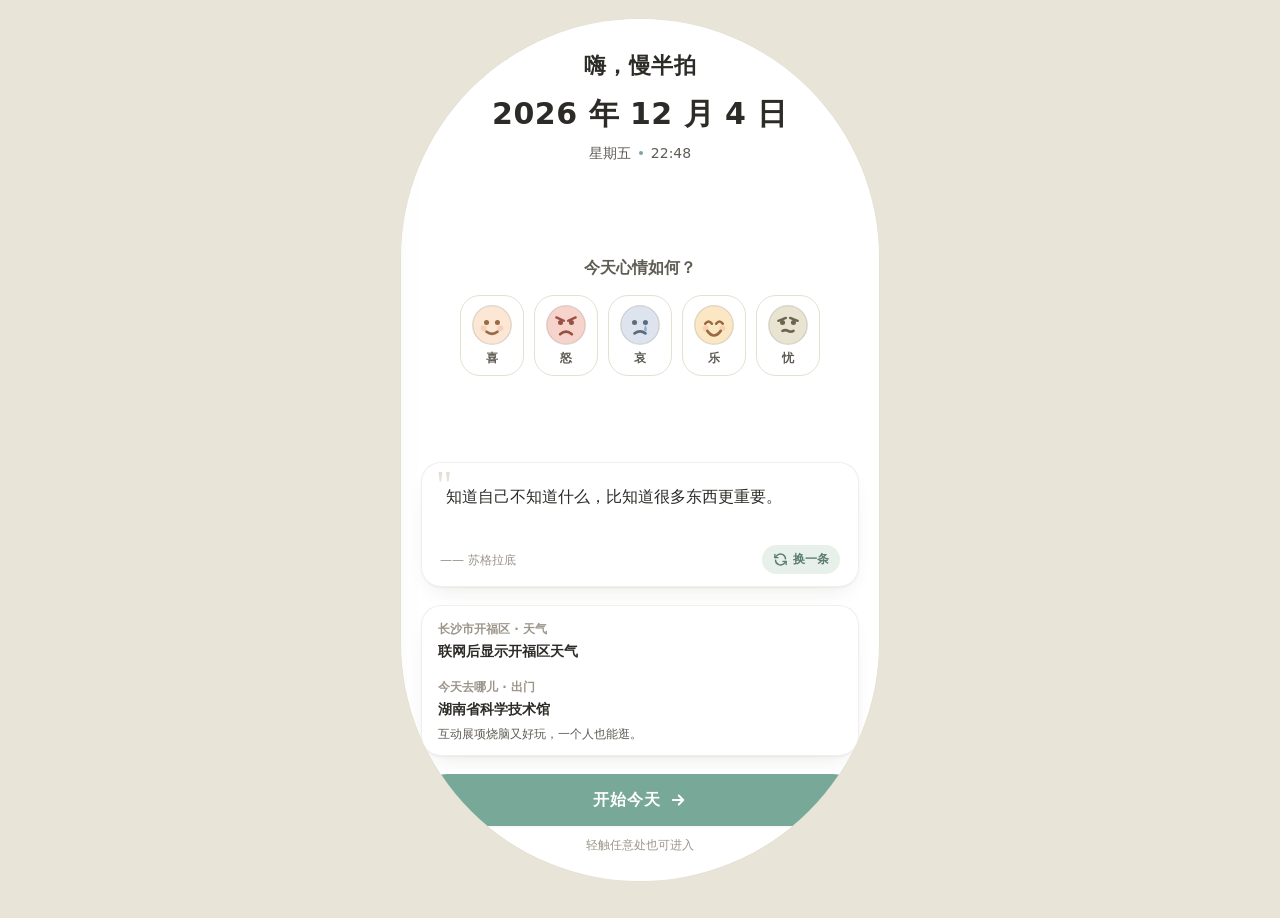
<file: index.html>
<!DOCTYPE html>
<html lang="zh-CN">
<head>
<meta charset="UTF-8" />
<meta name="viewport" content="width=device-width, initial-scale=1.0, maximum-scale=1.0, user-scalable=no, viewport-fit=cover" />
<meta name="theme-color" content="#7fb8f5" />
<meta name="apple-mobile-web-app-capable" content="yes" />
<meta name="mobile-web-app-capable" content="yes" />
<meta name="apple-mobile-web-app-status-bar-style" content="black-translucent" />
<meta name="apple-mobile-web-app-title" content="喵の工作台" />
<title>喵の工作台 · 生活学习一体化</title>
<link rel="manifest" href="manifest.json" />
<link rel="icon" type="image/svg+xml" href="assets/icons/icon.svg" />
<link rel="apple-touch-icon" href="assets/icons/icon.svg" />
<link rel="stylesheet" href="assets/css/style.css" />
<link rel="stylesheet" href="assets/css/motion.css" />
</head>
<body>

<div class="phone" id="phone">

 <!-- ========== 全局底图（最底层，位于所有界面之下） ========== -->
 <div id="wallpaper"></div>
 <div id="wallScrim"></div>

 <!-- ========== 开屏启动页 ========== -->
 <section class="splash" id="splash">
  <div class="splash-bg"></div>
  <div class="splash-glow"></div>
  <div class="splash-inner">
   <div class="splash-hi" id="splashHi">嗨，朋友</div>
   <div class="splash-date">
    <div class="s-date" id="splashDate">--</div>
    <div class="s-week"><span id="splashWeek">--</span><i class="dot"></i><span id="splashTime">--:--</span></div>
   </div>

   <div class="splash-cat" id="splashCat"></div>

   <div class="quote-card" id="quoteCard">
    <div class="quote-mark">"</div>
    <p class="quote-text" id="quoteText">加载中…</p>
    <div class="quote-foot">
     <span class="quote-author" id="quoteAuthor"></span>
     <button class="quote-refresh" id="quoteRefresh" type="button">
      <svg viewBox="0 0 24 24" width="15" height="15" fill="none" stroke="currentColor" stroke-width="2.2" stroke-linecap="round" stroke-linejoin="round"><path d="M20 11A8 8 0 006.3 5.7L3 9"/><path d="M4 13a8 8 0 0013.7 5.3L21 15"/><path d="M3 4v5h5M21 20v-5h-5"/></svg>
      换一条
     </button>
    </div>
   </div>

   <div class="quote-card" id="splashInfo" style="padding:14px 16px 12px">
    <div style="display:flex;gap:12px;align-items:flex-start">
     <div class="grow">
      <div style="font-size:var(--fs-4);color:var(--ink-3);font-weight:700">长沙市开福区 · 天气</div>
      <div id="weatherText" style="font-size:var(--fs-3);font-weight:700;color:var(--ink);margin-top:3px;line-height:1.4">加载中…</div>
     </div>
    </div>
    <div style="height:16px"></div>
    <div style="display:flex;gap:12px;align-items:flex-start">
     <div class="grow">
      <div style="font-size:var(--fs-4);color:var(--ink-3);font-weight:700">今天去哪儿 · 出门</div>
      <div id="placeText" style="font-size:var(--fs-3);font-weight:700;color:var(--ink);margin-top:3px">—</div>
      <div id="placeTip" style="font-size:var(--fs-4);color:var(--ink-2);margin-top:4px;line-height:1.55"></div>
     </div>
    </div>
   </div>

   <button class="enter-btn" id="enterBtn" type="button">
    <span>开始今天</span>
    <svg viewBox="0 0 24 24" width="18" height="18" fill="none" stroke="currentColor" stroke-width="2.6" stroke-linecap="round" stroke-linejoin="round"><path d="M5 12h14M13 6l6 6-6 6"/></svg>
   </button>
   <div class="enter-tip">轻触任意处也可进入</div>
  </div>
 </section>

 <!-- ========== 专注启动台：开屏之后直接呈现的大号番茄钟 ========== -->
 <section class="focus-gate" id="focusGate" hidden>
  <div class="fg-scrim"></div>
  <div class="fg-inner">
   <div class="fg-kicker">番茄钟 · 现在就开始</div>
   <div class="fg-sub" id="fgSub">选一项今日计划，按下开始即进入专注 · 不必先进工作台</div>

   <div class="fg-ring">
    <svg viewBox="0 0 206 206">
     <defs>
      <linearGradient id="fgRingG" x1="0" y1="0" x2="1" y2="1">
       <stop offset="0" stop-color="var(--brand)"/><stop offset="1" stop-color="var(--brand-ink)"/></linearGradient>
      <linearGradient id="fgRingR" x1="0" y1="0" x2="1" y2="1">
       <stop offset="0" stop-color="var(--ok)"/><stop offset="1" stop-color="var(--brand)"/></linearGradient>
     </defs>
     <circle cx="103" cy="103" r="92" fill="none" stroke="var(--line)" stroke-width="13"/>
     <circle id="fgProg" cx="103" cy="103" r="92" fill="none" stroke-linecap="round" stroke-width="13"
      stroke="url(#fgRingG)" stroke-dasharray="578.1" stroke-dashoffset="0"/>
    </svg>
    <div class="fg-center">
     <div class="fg-time" id="fgTime">25:00</div>
     <div class="fg-phase" id="fgPhase">专注中</div>
    </div>
   </div>

   <div class="fg-picks" id="fgTasks"></div>

   <div class="fg-actions">
    <button class="enter-btn" id="fgStart" type="button">开始专注</button>
    <button class="fg-skip" id="fgSkip" type="button">先进入工作台</button>
   </div>
  </div>
 </section>

 <!-- ========== 主应用 ========== -->
 <div class="app" id="app" hidden>
  <header class="topbar">
   <button class="icon-btn" id="menuBtn" type="button" aria-label="菜单">
    <svg viewBox="0 0 24 24" width="22" height="22" fill="none" stroke="currentColor" stroke-width="2.4" stroke-linecap="round"><path d="M4 7h16M4 12h11M4 17h16"/></svg>
   </button>
   <div class="topbar-title">
    <h1 id="pageTitle">首页</h1>
    <p id="pageSub">今天也要元气满满</p>
   </div>
   <div class="topbar-right" id="topbarRight"></div>
  </header>

  <main class="view" id="view"></main>

 </div>

 <!-- ========== 侧滑抽屉 ========== -->
 <div class="drawer-mask" id="drawerMask"></div>
 <nav class="drawer" id="drawer">
  <div class="drawer-head">
   <div class="avatar" id="drawerAvatar"></div>
   <div class="drawer-meta">
    <strong id="drawerName">喵の工作台</strong>
    <span id="drawerStreak">连续打卡 0 天</span>
   </div>
   <button class="icon-btn ghost" id="drawerClose" type="button" aria-label="收起">
    <svg viewBox="0 0 24 24" width="20" height="20" fill="none" stroke="currentColor" stroke-width="2.4" stroke-linecap="round"><path d="M15 5l-7 7 7 7"/></svg>
   </button>
  </div>
  <div class="drawer-energy">
   <div class="de-row"><span>今日剩余精力</span><b id="drawerEnergy">100</b></div>
   <div class="bar"><i id="drawerEnergyBar" style="width:100%"></i></div>
  </div>
  <ul class="nav-list" id="navList"></ul>
  <div class="drawer-foot">
   <div class="settings-panel" id="settingsPanel" hidden>
    <button class="tpl-share" id="shareTplBtn" type="button">分享同款模板</button>
    <button class="link-btn" id="wallpaperBtn" type="button">更换全局底图</button>
    <div class="wall-tune">
     <div class="wt-title">壁纸微调（对所有底图一致）</div>
     <div class="wt-row">
      <label>清晰度 <b id="wallClarityVal">70</b></label>
      <input type="range" id="wallClarity" min="0" max="100" value="70">
     </div>
     <div class="wt-row">
      <label>列表垫底 <b id="wallNakedVal">55%</b></label>
      <input type="range" id="wallNaked" min="30" max="95" value="55">
     </div>
     <div class="wt-hint">清晰度↑＝底图更清晰、白纱更薄；↓＝更护眼柔和。垫底＝列表 / 暂无任务的白底浓度。换底图时不变。</div>
    </div>
    <div class="foot-row">
     <button class="link-btn" id="exportBtn" type="button">导出</button>
     <button class="link-btn" id="importBtn" type="button">导入</button>
    </div>
    <button class="link-btn" id="exportTxtBtn" type="button">导出为文本</button>
    <div class="set-sep"></div>
    <button class="link-btn" id="installHintBtn" type="button">安装到主屏</button>
    <button class="link-btn" id="resetNavBtn" type="button">重置导航顺序</button>
    <button class="link-btn danger" id="resetBtn" type="button">清空数据</button>
    <span class="ver">本地存储 · 你的独立模板</span>
   </div>

   <button class="set-entry" id="settingsBtn" type="button">
    <span>设置</span>
    <svg class="set-caret" viewBox="0 0 24 24" width="18" height="18" fill="none" stroke="currentColor" stroke-width="2.2" stroke-linecap="round" stroke-linejoin="round"><path d="M6 9l6 6 6-6"/></svg>
   </button>

   <input type="file" id="importFile" accept="application/json,.json" hidden />
   <input type="file" id="wallpaperFile" accept="image/*" hidden />
  </div>
 </nav>

 <!-- 安装到主屏引导横幅 -->
 <div class="install-bar" id="installBar" hidden>
  <div class="ib-ic">＋</div>
  <div class="ib-text">
   <strong>添加到主屏幕</strong>
   <span>像 App 一样从桌面打开，离线也能用</span>
  </div>
  <button class="ib-btn" id="installBtn" type="button">安装</button>
  <button class="ib-x" id="installClose" type="button" aria-label="关闭">✕</button>
 </div>

 <!-- 弹层 / 提示 -->
 <div class="modal-root" id="modalRoot"></div>
 <div class="toast" id="toast"></div>
</div>

<script src="assets/js/quotes.js"></script>
<script src="assets/js/icons.js"></script>
<script src="assets/js/db.js"></script>
<script src="assets/js/store.js"></script>
<script src="assets/js/theme.js"></script>
<script src="assets/js/content/pushes.js"></script>
<script src="assets/js/content/reward-suggestions.js"></script>
<script src="assets/js/push.js"></script>
 <script src="assets/js/ui.js"></script>
 <script src="assets/js/timer.js"></script>
<script src="assets/js/pages/home.js"></script>
<script src="assets/js/pages/plan.js"></script>
<script src="assets/js/pages/ideas.js"></script>
<script src="assets/js/fooddb.js"></script>
<script src="assets/js/pages/health.js"></script>
<script src="assets/js/pages/fitness.js"></script>
<script src="assets/js/pages/review.js"></script>
<script src="assets/js/pages/weeksum.js"></script>
<script src="assets/js/pages/express.js"></script>
<script src="assets/js/pages/dream.js"></script>
<script src="assets/js/pages/reward.js"></script>
<script src="assets/js/app.js"></script>
<script src="assets/js/motion.js"></script>
<script>
/* 版本探测：发现线上版本变化自动重载，解决客户端缓存导致界面不更新 */
(function () {
 try {
  var KEY = 'catdesk_build', SKEY = 'catdesk_reloaded';
  fetch('version.json?_=' + Date.now(), { cache: 'no-store' })
   .then(function (r) { return r.json(); })
   .then(function (remote) {
    if (!remote || !remote.build) return;
    var local = localStorage.getItem(KEY);
    if (local !== remote.build) {
     localStorage.setItem(KEY, remote.build);
     if (!sessionStorage.getItem(SKEY)) {
      sessionStorage.setItem(SKEY, '1');
      location.reload(true);
     }
    }
   }).catch(function () {});
 } catch (e) {}
})();
</script>
</body>
</html>
</file>
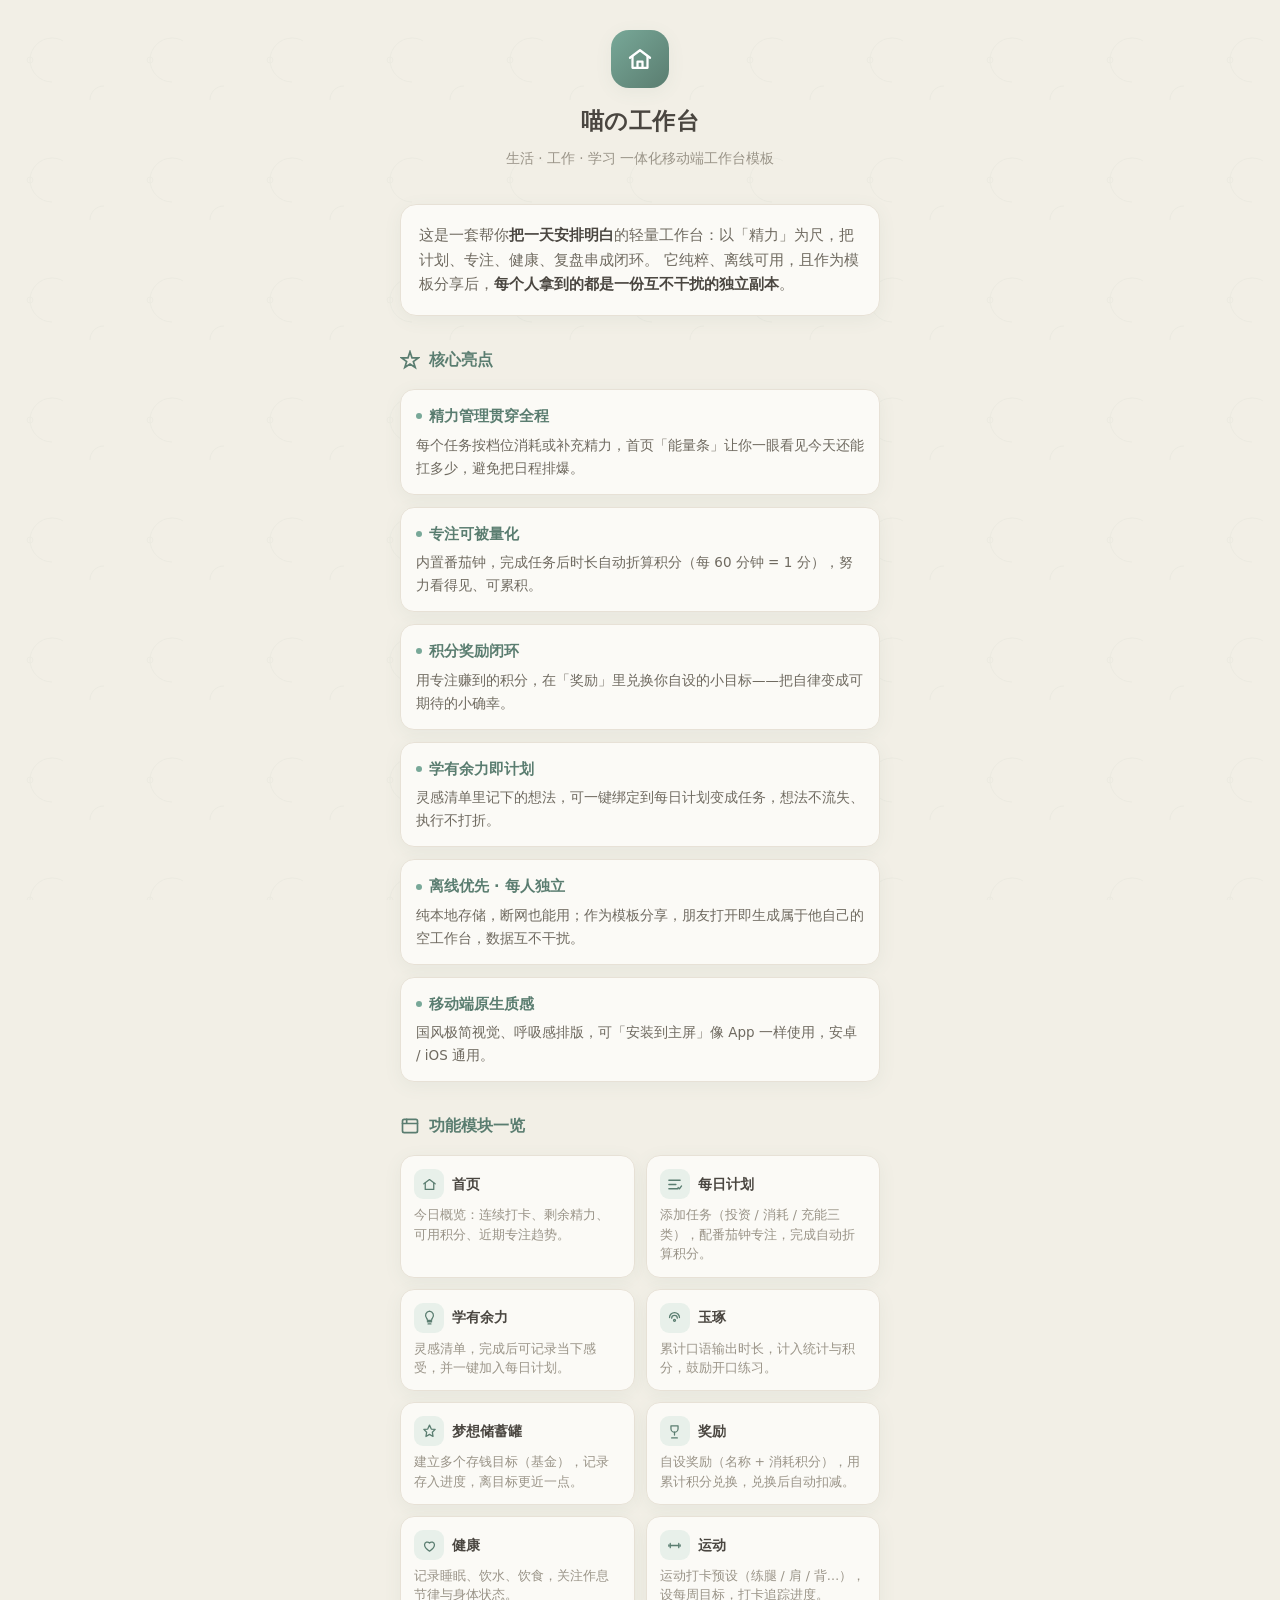
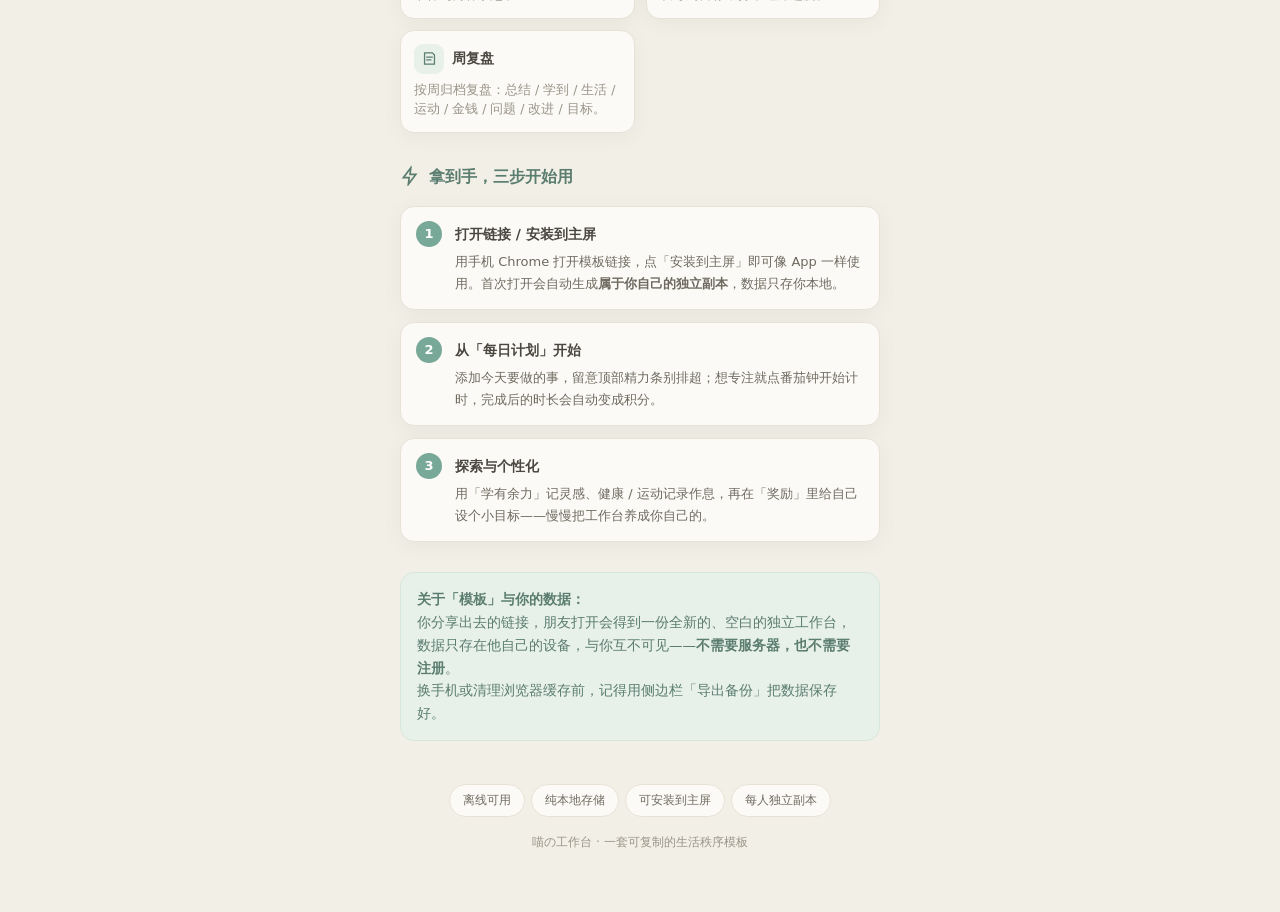
<file: 使用说明.html>
<!DOCTYPE html>
<html lang="zh-CN">
<head>
<meta charset="UTF-8" />
<meta name="viewport" content="width=device-width, initial-scale=1.0, maximum-scale=1.0, user-scalable=no, viewport-fit=cover" />
<title>喵の工作台 · 使用说明</title>
<style>
  :root{
    --bg:#f2efe6; --card:#fbfaf6; --brand:#78a898; --brand-ink:#5a7d70; --brand-soft:#e8f0ea;
    --ink:#4a4640; --ink-2:#6f6a60; --ink-3:#9a9488; --line:#e7e1d6; --shadow:0 4px 18px rgba(90,125,112,.07);
  }
  *{box-sizing:border-box;-webkit-tap-highlight-color:transparent}
  html,body{margin:0;padding:0}
  body{
    background:var(--bg);
    font-family:-apple-system,BlinkMacSystemFont,"PingFang SC","Microsoft YaHei",system-ui,sans-serif;
    color:var(--ink); line-height:1.7; -webkit-font-smoothing:antialiased;
  }
  .wrap{max-width:520px;margin:0 auto;padding:30px 20px 60px;position:relative}
  /* 极淡国风暗纹 */
  .wrap::before{content:"";position:fixed;inset:0;pointer-events:none;z-index:-1;opacity:.04;
    background-image:url("data:image/svg+xml;utf8,<svg xmlns='http://www.w3.org/2000/svg' width='120' height='120'><g fill='none' stroke='%235a7d70' stroke-width='1'><path d='M30 60c0-12 10-22 22-22 4 0 8 1 11 3'/><path d='M30 60c0 12 10 22 22 22'/><circle cx='30' cy='60' r='3'/><path d='M90 100c0-8 6-14 14-14'/></g></svg>");
    background-size:120px 120px}
  .hero{text-align:center;margin-bottom:34px}
  .hero .logo{width:58px;height:58px;margin:0 auto 14px;border-radius:18px;background:
    linear-gradient(135deg,var(--brand),var(--brand-ink));display:flex;align-items:center;justify-content:center;box-shadow:var(--shadow)}
  .hero h1{font-size:23px;margin:0 0 6px;letter-spacing:.5px;font-weight:700}
  .hero p{margin:0;color:var(--ink-3);font-size:13.5px}
  .sec{margin:30px 0}
  .sec-h{display:flex;align-items:center;gap:9px;margin:0 0 16px;font-size:16px;font-weight:700;color:var(--brand-ink)}
  .sec-h svg{width:20px;height:20px;flex:0 0 auto}
  .lead{background:var(--card);border:1px solid var(--line);border-radius:16px;padding:18px 18px;
    box-shadow:var(--shadow);font-size:14.5px;color:var(--ink-2)}
  .lead b{color:var(--ink)}
  /* 亮点 */
  .hl{display:grid;grid-template-columns:1fr;gap:12px}
  .hl .item{background:var(--card);border:1px solid var(--line);border-radius:14px;padding:14px 15px;box-shadow:var(--shadow)}
  .hl .item h3{margin:0 0 5px;font-size:14.5px;color:var(--brand-ink);display:flex;align-items:center;gap:7px}
  .hl .item h3 i{width:6px;height:6px;border-radius:50%;background:var(--brand);display:inline-block}
  .hl .item p{margin:0;font-size:13.5px;color:var(--ink-2)}
  /* 模块 */
  .mods{display:grid;grid-template-columns:1fr 1fr;gap:11px}
  .mod{background:var(--card);border:1px solid var(--line);border-radius:14px;padding:13px 13px;box-shadow:var(--shadow)}
  .mod .top{display:flex;align-items:center;gap:8px;margin-bottom:6px}
  .mod .top .ic{width:30px;height:30px;border-radius:9px;background:var(--brand-soft);display:flex;align-items:center;justify-content:center;flex:0 0 auto}
  .mod .top .ic svg{width:17px;height:17px;color:var(--brand-ink)}
  .mod .top b{font-size:13.5px}
  .mod p{margin:0;font-size:12.5px;color:var(--ink-3);line-height:1.55}
  /* 步骤 */
  .steps{display:grid;gap:12px}
  .step{display:flex;gap:13px;background:var(--card);border:1px solid var(--line);border-radius:14px;padding:14px 15px;box-shadow:var(--shadow)}
  .step .no{flex:0 0 auto;width:26px;height:26px;border-radius:50%;background:var(--brand);color:#fff;font-size:13px;
    font-weight:700;display:flex;align-items:center;justify-content:center}
  .step .body h3{margin:2px 0 4px;font-size:14px}
  .step .body p{margin:0;font-size:13px;color:var(--ink-2)}
  /* 提示框 */
  .note{background:var(--brand-soft);border:1px solid #d7e6dd;border-radius:14px;padding:15px 16px;font-size:13.5px;color:var(--brand-ink)}
  .note b{color:var(--brand-ink)}
  .foot{text-align:center;margin-top:40px;color:var(--ink-3);font-size:12px}
  .pill{display:inline-block;background:var(--card);border:1px solid var(--line);border-radius:20px;padding:5px 13px;font-size:12px;color:var(--ink-2);margin:3px}
</style>
</head>
<body>
<div class="wrap">

  <div class="hero">
    <div class="logo">
      <svg viewBox="0 0 24 24" width="30" height="30" fill="none" stroke="#fff" stroke-width="1.8" stroke-linecap="round" stroke-linejoin="round"><path d="M4 11l8-6 8 6"/><path d="M6 10v9h12v-9"/><path d="M10 19v-5h4v5"/></svg>
    </div>
    <h1>喵の工作台</h1>
    <p>生活 · 工作 · 学习 一体化移动端工作台模板</p>
  </div>

  <!-- 定位 -->
  <div class="sec">
    <div class="lead">
      这是一套帮你<b>把一天安排明白</b>的轻量工作台：以「精力」为尺，把计划、专注、健康、复盘串成闭环。
      它纯粹、离线可用，且作为模板分享后，<b>每个人拿到的都是一份互不干扰的独立副本</b>。
    </div>
  </div>

  <!-- 核心亮点 -->
  <div class="sec">
    <div class="sec-h">
      <svg viewBox="0 0 24 24" fill="none" stroke="currentColor" stroke-width="2" stroke-linecap="round"><path d="M12 2l2.4 7.4H22l-6 4.4 2.3 7.2L12 16.8 5.7 21l2.3-7.2-6-4.4h7.6z"/></svg>
      核心亮点
    </div>
    <div class="hl">
      <div class="item"><h3><i></i>精力管理贯穿全程</h3><p>每个任务按档位消耗或补充精力，首页「能量条」让你一眼看见今天还能扛多少，避免把日程排爆。</p></div>
      <div class="item"><h3><i></i>专注可被量化</h3><p>内置番茄钟，完成任务后时长自动折算积分（每 60 分钟 = 1 分），努力看得见、可累积。</p></div>
      <div class="item"><h3><i></i>积分奖励闭环</h3><p>用专注赚到的积分，在「奖励」里兑换你自设的小目标——把自律变成可期待的小确幸。</p></div>
      <div class="item"><h3><i></i>学有余力即计划</h3><p>灵感清单里记下的想法，可一键绑定到每日计划变成任务，想法不流失、执行不打折。</p></div>
      <div class="item"><h3><i></i>离线优先 · 每人独立</h3><p>纯本地存储，断网也能用；作为模板分享，朋友打开即生成属于他自己的空工作台，数据互不干扰。</p></div>
      <div class="item"><h3><i></i>移动端原生质感</h3><p>国风极简视觉、呼吸感排版，可「安装到主屏」像 App 一样使用，安卓 / iOS 通用。</p></div>
    </div>
  </div>

  <!-- 功能模块 -->
  <div class="sec">
    <div class="sec-h">
      <svg viewBox="0 0 24 24" fill="none" stroke="currentColor" stroke-width="2" stroke-linecap="round"><rect x="3" y="4" width="18" height="16" rx="2"/><path d="M3 9h18M8 4v5"/></svg>
      功能模块一览
    </div>
    <div class="mods">
      <div class="mod"><div class="top"><span class="ic"><svg viewBox="0 0 24 24" fill="none" stroke="currentColor" stroke-width="1.8" stroke-linecap="round" stroke-linejoin="round"><path d="M4 11l8-6 8 6"/><path d="M6 10v9h12v-9"/></svg></span><b>首页</b></div><p>今日概览：连续打卡、剩余精力、可用积分、近期专注趋势。</p></div>

      <div class="mod"><div class="top"><span class="ic"><svg viewBox="0 0 24 24" fill="none" stroke="currentColor" stroke-width="1.8" stroke-linecap="round" stroke-linejoin="round"><path d="M4 6h16M4 12h10M4 18h13"/><path d="M17 16l2 2 3-4"/></svg></span><b>每日计划</b></div><p>添加任务（投资 / 消耗 / 充能三类），配番茄钟专注，完成自动折算积分。</p></div>

      <div class="mod"><div class="top"><span class="ic"><svg viewBox="0 0 24 24" fill="none" stroke="currentColor" stroke-width="1.8" stroke-linecap="round" stroke-linejoin="round"><path d="M9 18h6M10 21h4"/><path d="M12 3a6 6 0 00-4 10c1 1 1 2 1 3h6c0-1 0-2 1-3a6 6 0 00-4-10z"/></svg></span><b>学有余力</b></div><p>灵感清单，完成后可记录当下感受，并一键加入每日计划。</p></div>

      <div class="mod"><div class="top"><span class="ic"><svg viewBox="0 0 24 24" fill="none" stroke="currentColor" stroke-width="1.8" stroke-linecap="round" stroke-linejoin="round"><path d="M5 12a7 7 0 0114 0"/><path d="M8 13a4 4 0 018 0"/><circle cx="12" cy="16" r="1.4"/></svg></span><b>玉琢</b></div><p>累计口语输出时长，计入统计与积分，鼓励开口练习。</p></div>

      <div class="mod"><div class="top"><span class="ic"><svg viewBox="0 0 24 24" fill="none" stroke="currentColor" stroke-width="1.8" stroke-linecap="round" stroke-linejoin="round"><path d="M12 3l2.5 5.5L20 9l-4 4 1 6-5-3-5 3 1-6-4-4 5.5-.5z"/></svg></span><b>梦想储蓄罐</b></div><p>建立多个存钱目标（基金），记录存入进度，离目标更近一点。</p></div>

      <div class="mod"><div class="top"><span class="ic"><svg viewBox="0 0 24 24" fill="none" stroke="currentColor" stroke-width="1.8" stroke-linecap="round" stroke-linejoin="round"><path d="M7 4h10v4a5 5 0 01-10 0z"/><path d="M12 13v4M8 21h8"/></svg></span><b>奖励</b></div><p>自设奖励（名称 + 消耗积分），用累计积分兑换，兑换后自动扣减。</p></div>

      <div class="mod"><div class="top"><span class="ic"><svg viewBox="0 0 24 24" fill="none" stroke="currentColor" stroke-width="1.8" stroke-linecap="round" stroke-linejoin="round"><path d="M12 20s-7-4.5-7-9a4 4 0 017-2.5A4 4 0 0119 11c0 4.5-7 9-7 9z"/></svg></span><b>健康</b></div><p>记录睡眠、饮水、饮食，关注作息节律与身体状态。</p></div>

      <div class="mod"><div class="top"><span class="ic"><svg viewBox="0 0 24 24" fill="none" stroke="currentColor" stroke-width="1.8" stroke-linecap="round" stroke-linejoin="round"><path d="M6 9v6M4 11v2M18 9v6M20 11v2M6 12h12"/></svg></span><b>运动</b></div><p>运动打卡预设（练腿 / 肩 / 背…），设每周目标，打卡追踪进度。</p></div>

      <div class="mod"><div class="top"><span class="ic"><svg viewBox="0 0 24 24" fill="none" stroke="currentColor" stroke-width="1.8" stroke-linecap="round" stroke-linejoin="round"><path d="M5 4h11l3 3v13H5z"/><path d="M8 10h8M8 14h6"/></svg></span><b>周复盘</b></div><p>按周归档复盘：总结 / 学到 / 生活 / 运动 / 金钱 / 问题 / 改进 / 目标。</p></div>
    </div>
  </div>

  <!-- 上手三步 -->
  <div class="sec">
    <div class="sec-h">
      <svg viewBox="0 0 24 24" fill="none" stroke="currentColor" stroke-width="2" stroke-linecap="round"><path d="M13 2L4 14h7l-1 8 9-12h-7z"/></svg>
      拿到手，三步开始用
    </div>
    <div class="steps">
      <div class="step"><div class="no">1</div><div class="body"><h3>打开链接 / 安装到主屏</h3><p>用手机 Chrome 打开模板链接，点「安装到主屏」即可像 App 一样使用。首次打开会自动生成<b>属于你自己的独立副本</b>，数据只存你本地。</p></div></div>
      <div class="step"><div class="no">2</div><div class="body"><h3>从「每日计划」开始</h3><p>添加今天要做的事，留意顶部精力条别排超；想专注就点番茄钟开始计时，完成后的时长会自动变成积分。</p></div></div>
      <div class="step"><div class="no">3</div><div class="body"><h3>探索与个性化</h3><p>用「学有余力」记灵感、健康 / 运动记录作息，再在「奖励」里给自己设个小目标——慢慢把工作台养成你自己的。</p></div></div>
    </div>
  </div>

  <!-- 关于模板与隐私 -->
  <div class="sec">
    <div class="note">
      <b>关于「模板」与你的数据：</b><br/>
      你分享出去的链接，朋友打开会得到一份全新的、空白的独立工作台，数据只存在他自己的设备，与你互不可见——<b>不需要服务器，也不需要注册</b>。<br/>
      换手机或清理浏览器缓存前，记得用侧边栏「导出备份」把数据保存好。
    </div>
  </div>

  <div class="foot">
    <span class="pill">离线可用</span><span class="pill">纯本地存储</span><span class="pill">可安装到主屏</span><span class="pill">每人独立副本</span>
    <div style="margin-top:12px">喵の工作台 · 一套可复制的生活秩序模板</div>
  </div>

</div>
</body>
</html>
</file>
<file: assets/css/style.css>
/* ==========================================================
  喵の工作台 · 移动端一体化工作台
  主题：Notion 风极简 / 画布暖白 / 低饱和薄荷绿 + 赭橙点缀 / 充足留白
  ========================================================== */

:root{
 --bg:#f2efe6;
 --ink:#2d2b27;
 --ink-2:#5f5c54;
 --ink-3:#9c958a;
 /* ④ 卡内「标签」专用色：比 --ink-2 更浅一档，让标签退到背景、数值成为主角。
    只在卡片信息行里用，不要全局替换 --ink-2（那是正文级灰）。 */
 --ink-lb:#a49d90;
 --card:#ffffff;
 --card-2:#f9f6ee;
 --line:#e4e0d4;
 --line-2:#ede8da;
 --brand:#78a898;
 --brand-ink:#5a7d70;
 --brand-soft:#e8f0ea;
 --ok:#6a9e7d;
 --warn:#c9915e;
 --danger:#c87a6e;
 --shadow:0 1px 2px rgba(50,40,18,.05), 0 4px 16px rgba(50,40,18,.04);
 --shadow-sm:0 1px 2px rgba(50,40,18,.05);
 /* 卡片主投影：近处一层收边（贴地的实影）+ 远处一层大范围扩散（把卡片托起来）。
    负 spread 让远影收在卡片下方，不会糊到旁边的卡片上。 */
 --shadow-card:0 1px 2px rgba(50,40,18,.05), 0 10px 24px -12px rgba(50,40,18,.14);
 /* 卡片收边色：极淡的暖深色。原来用 --edge（rgba(255,255,255,.62)）等于白卡上的白边，
    完全没有分离感 —— 这是「卡片很普通」的根因。暖深色在白底和壁纸两种场景下都成立。 */
 --edge-ink:rgba(50,40,18,.07);
 --r-l:20px;
 --r-m:14px;
 --r-s:10px;
 --r-pill:999px;
 --safe-b:env(safe-area-inset-bottom,0px);
 --safe-t:env(safe-area-inset-top,0px);

 /* ---- 四级文字体系（全应用统一，禁止再出现散落字号） ---- */
 --fs-1:22px;        /* 一级标题：页面主标题、开屏称呼（较大 + 中偏粗） */
 --fs-2:16px;        /* 二级标题：卡片标题、分组标题（中号 + 常规偏粗） */
 --fs-3:14px;        /* 正文：主要内容（标准字号 + 常规字重） */
 --fs-4:12px;        /* 辅助文字：说明、备注、时间、标签（小号 + 更轻字重） */
 --fs-display:30px;  /* 大号数字 / 日期 */
 --fs-mark:40px;     /* 装饰引号 */

 /* ---- 字重层级（与四级字号配套，消除「一样粗」的死板感） ---- */
 --w-1:800;   /* 一级标题 / 大数字：中偏粗，有分量 */
 --w-2:700;   /* 二级标题：常规偏粗，清晰但不抢 */
 --w-3:400;   /* 正文：常规字重，易读 */
 --w-4:400;   /* 辅助：常规字重 + 浅灰色，克制退后 */

 /* ---- 统一间距系统（组内 4~12 / 组件内 16 / 组间 20 / 区块 24~32） ---- */
 --sp-1:4px;  --sp-2:8px;  --sp-3:12px; --sp-4:16px;
 --sp-5:20px; --sp-6:24px; --sp-7:32px;

 /* ---- 主按钮上的文字色（随主题切换） ---- */
 --on-brand:#ffffff;

 /* ---- 全局底图参数（由 Theme 在选图后覆写） ---- */
 --wall-blur:0px;
 --wall-sat:1;
 --wall-bri:1;
 --wall-scrim:transparent;
 --bottom-fade:transparent;
 --splash-veil:#ffffff;
 --splash-glow:transparent;
 --scene:transparent;
 --wall-src:none;

 /* ---- 毛玻璃卡片：底色 / 磨砂 / 1px 淡白描边 ---- */
 --edge:rgba(255,255,255,0.62);   /* 卡片 1px 淡白半透明描边 */
 --frost:blur(9px);               /* 轻度磨砂模糊，拒绝过高模糊/塑料感 */
}

*{box-sizing:border-box;-webkit-tap-highlight-color:transparent}
html,body{height:100%}
body{
 margin:0;
 font-family:-apple-system,BlinkMacSystemFont,"PingFang SC","Hiragino Sans GB","Microsoft YaHei",system-ui,sans-serif;
 color:var(--ink);
 background:var(--bg);
 font-size:var(--fs-2);
 line-height:1.55;
 overflow:hidden;
 -webkit-font-smoothing:antialiased;
}
button,input,textarea,select{font-family:inherit;font-size:inherit;color:inherit}
button{border:none;background:none;cursor:pointer;padding:0}
ul{margin:0;padding:0;list-style:none}
h1,h2,h3,h4,p{margin:0}
input,textarea,select{outline:none}

/* ---------- 手机外框（大屏时居中呈现） ---------- */
.phone{
 position:relative;
 width:100%;
 max-width:480px;
 height:100vh;
 height:100dvh;
 margin:0 auto;
 overflow:hidden;
 background:var(--bg);
 isolation:isolate;
}
@media (min-width:520px){
 body{background:#e8e4d8}
 .phone{height:min(920px,96vh);margin-top:2vh;border-radius:var(--r-pill);border:1px solid var(--line)}
}

/* ==========================================================
  开屏启动页
  ========================================================== */
.splash{
 position:absolute;inset:0;z-index:60;
 display:flex;flex-direction:column;
 padding:calc(30px + var(--safe-t)) 22px calc(26px + var(--safe-b));
 transition:opacity .4s ease;
}
.splash.hide{opacity:0;pointer-events:none}
.splash-bg{position:absolute;inset:0}
.splash-inner{position:relative;z-index:2;display:flex;flex-direction:column;align-items:center;flex:1}
.splash-date{text-align:center;margin-bottom:6px}
.s-date{font-size:var(--fs-display);font-weight:800;letter-spacing:.5px;color:var(--ink)}
.s-week{margin-top:5px;font-size:var(--fs-3);color:var(--ink-2);display:flex;align-items:center;justify-content:center;gap:8px}
.s-week .dot{width:4px;height:4px;border-radius:50%;background:var(--brand);display:inline-block}
.splash-cat{
 flex:1;display:flex;align-items:center;justify-content:center;
 width:100%;max-height:300px;
}
.splash-cat svg{width:min(74%,240px);height:auto}
/* 开屏心情选择 */
.mood-pick{display:flex;flex-direction:column;align-items:center;gap:14px;padding:6px 0}
.mood-pick-title{font-size:var(--fs-2);font-weight:700;color:var(--ink-2)}
.mood-row{display:flex;gap:10px;justify-content:center;flex-wrap:wrap}
.mood-btn{
 display:flex;flex-direction:column;align-items:center;gap:4px;
 background:var(--card);border:1px solid var(--line);border-radius:var(--r-l);
 padding:8px 10px;cursor:pointer;transition:transform .15s ease,box-shadow .15s ease;
 -webkit-tap-highlight-color:transparent;
}
.mood-btn:active{transform:scale(.94)}
.mood-btn .mood-ico{width:42px;height:42px;display:block}
.mood-btn .mood-ico svg{width:100%;height:100%;display:block}
.mood-btn .mood-lbl{font-size:var(--fs-4);font-weight:700;color:var(--ink-2)}
.mood-fixed{display:flex;flex-direction:column;align-items:center;gap:8px;cursor:pointer}
.mood-big{width:140px;height:140px;display:block}
.mood-big svg{width:100%;height:100%}
.mood-fixed-label{font-size:var(--fs-2);font-weight:700;color:var(--ink-2)}
.mood-fixed-hint{font-size:var(--fs-4);color:var(--ink-3)}

.quote-card{
 position:relative;width:100%;
 background:var(--card);
 border:1px solid var(--line);
 border-radius:var(--r-l);
 padding:20px 18px 12px;
 box-shadow:var(--shadow-sm);
 margin-bottom:18px;
}
.quote-mark{position:absolute;top:2px;left:14px;font-size:var(--fs-mark);color:var(--line);font-family:Georgia,serif;line-height:1}
.quote-text{font-size:var(--fs-2);line-height:1.75;color:var(--ink);font-weight:var(--w-3);min-height:52px;padding-left:6px}
.quote-foot{display:flex;align-items:center;justify-content:space-between;margin-top:10px}
.quote-author{font-size:var(--fs-4);color:var(--ink-3)}
.quote-refresh{display:inline-flex;align-items:center;gap:5px;font-size:var(--fs-4);color:var(--brand-ink);
 background:var(--brand-soft);padding:6px 11px;border-radius:var(--r-l);font-weight:600}
.quote-refresh:active{transform:scale(.94)}

.enter-btn{
 width:100%;height:52px;border-radius:var(--r-pill);
 background:var(--brand);
 color:#fff;font-size:var(--fs-2);font-weight:700;letter-spacing:1px;
 display:flex;align-items:center;justify-content:center;gap:8px;
 box-shadow:var(--shadow-sm);
}
.enter-btn:active{transform:translateY(1px) scale(.99)}
.enter-tip{margin-top:10px;font-size:var(--fs-4);color:var(--ink-3)}

/* ==========================================================
  顶栏 / 主体
  ========================================================== */
.app{position:absolute;inset:0;display:flex;flex-direction:column}
.topbar{
 display:flex;align-items:center;gap:10px;
 padding:calc(14px + var(--safe-t)) 16px 12px;
 background:var(--card);
 border-bottom:1px solid var(--line);
 z-index:20;
}
.topbar-title{flex:1;min-width:0}
.topbar-title h1{font-size:var(--fs-1);font-weight:var(--w-1);letter-spacing:.2px}
.topbar-title p{font-size:var(--fs-4);color:var(--ink-3);margin-top:2px;white-space:nowrap;overflow:hidden;text-overflow:ellipsis}
.topbar-right{display:flex;align-items:center;gap:8px}
.icon-btn{
 width:38px;height:38px;border-radius:var(--r-m);display:grid;place-items:center;
 background:transparent;color:var(--ink-2);
 border:1px solid var(--line);
 flex:none;
}
.icon-btn.ghost{background:transparent;border-color:transparent}
.icon-btn:active{transform:scale(.93)}
.pill-btn{
 height:34px;padding:0 14px;border-radius:var(--r-l);font-size:var(--fs-3);font-weight:700;
 background:var(--brand);color:#fff;
 display:inline-flex;align-items:center;gap:6px;box-shadow:var(--shadow-sm);
}
.pill-btn.plain{background:var(--card);color:var(--brand-ink);border:1px solid var(--line);box-shadow:none}
.pill-btn:active{transform:scale(.95)}

.view{
 flex:1;overflow-y:auto;overflow-x:hidden;-webkit-overflow-scrolling:touch;
 padding:16px 16px calc(48px + var(--safe-b));
}
.view::-webkit-scrollbar{width:0}

/* ==========================================================
  抽屉导航
  ========================================================== */
.drawer-mask{
 position:absolute;inset:0;z-index:70;background:rgba(28,32,40,.28);
 opacity:0;pointer-events:none;transition:opacity .25s ease;
}
.drawer-mask.show{opacity:1;pointer-events:auto}
.drawer{
 position:absolute;top:0;left:0;bottom:0;z-index:80;
 width:78%;max-width:296px;
 display:flex;flex-direction:column;
 padding:calc(20px + var(--safe-t)) 0 calc(14px + var(--safe-b));
 background:var(--card);
 border-right:1px solid var(--line);
 box-shadow:8px 0 30px -24px rgba(20,24,33,.5);
 transform:translateX(-104%);transition:transform .3s cubic-bezier(.32,.72,.35,1);
}
.drawer.open{transform:translateX(0)}
.drawer-head{display:flex;align-items:center;gap:11px;padding:0 16px 14px}
.avatar{width:46px;height:46px;border-radius:var(--r-m);overflow:hidden;flex:none;border:1px solid var(--line)}
.avatar svg{width:100%;height:100%;display:block}
.drawer-meta{flex:1;min-width:0}
.drawer-meta strong{display:block;font-size:var(--fs-2);font-weight:800}
.drawer-meta span{font-size:var(--fs-4);color:var(--ink-3)}
.drawer-energy{padding:0 16px 14px;border-bottom:1px solid var(--line)}
.de-row{display:flex;justify-content:space-between;align-items:baseline;font-size:var(--fs-4);color:var(--ink-2);margin-bottom:6px}
.de-row b{font-size:var(--fs-2);color:var(--brand-ink)}
.bar{height:7px;border-radius:var(--r-s);background:var(--line);overflow:hidden}
.bar i{display:block;height:100%;border-radius:var(--r-s);background:var(--brand);transition:width .4s ease}

.nav-list{flex:1;overflow-y:auto;padding:12px 12px}
.nav-list::-webkit-scrollbar{width:0}
.nav-item{
 display:flex;align-items:center;gap:12px;
 padding:9px 11px;border-radius:var(--r-m);margin-bottom:5px;
 transition:background .2s ease;width:100%;text-align:left;position:relative;
 -webkit-user-select:none;user-select:none;-webkit-touch-callout:none;touch-action:pan-y;
}
.nav-item .grab{display:none;flex:none;color:var(--ink-3);font-size:15px;line-height:1}
.nav-list li.dragging{list-style:none}
.nav-list li.dragging>.nav-item{display:flex;align-items:center;gap:12px;z-index:5;background:#fff;
 box-shadow:0 10px 24px -8px rgba(50,40,18,.30);border-radius:var(--r-m);will-change:transform}
.nav-list li.dragging .grab{display:inline-block;opacity:.55}
.nav-list.reordering{touch-action:none;user-select:none;-webkit-user-select:none}
.nav-item .ic{width:36px;height:36px;border-radius:var(--r-s);overflow:hidden;flex:none;border:1px solid var(--line)}
.nav-item .ic svg{width:100%;height:100%;display:block}
.nav-item .tx{flex:1;min-width:0}
.nav-item .tx b{display:block;font-size:var(--fs-3);font-weight:700}
.nav-item .tx span{font-size:var(--fs-4);color:var(--ink-3)}
.nav-item.active{background:var(--brand-soft)}
.nav-item:active{background:var(--line-2)}
.drawer-foot{padding:12px 18px 8px;display:flex;flex-direction:column;align-items:stretch;gap:8px;border-top:1px solid var(--line)}
.link-btn{font-size:var(--fs-4);color:var(--ink-3)}
.link-btn:active{color:var(--ink-2)}
.ver{font-size:var(--fs-4);color:var(--ink-3)}
.tpl-share{display:block;width:100%;margin:4px 0 10px;padding:11px 14px;font-size:var(--fs-3);font-weight:600;color:#fff;
 background:linear-gradient(135deg,var(--brand),var(--brand-ink));border:none;border-radius:var(--r-m);
 box-shadow:var(--shadow-sm);cursor:pointer;letter-spacing:.2px}
.tpl-share:active{opacity:.9;transform:scale(.99)}

/* ==========================================================
  通用卡片 & 组件
  ========================================================== */
.card{
 background:var(--card);
 border:1px solid var(--line);
 border-radius:var(--r-l);
 box-shadow:var(--shadow-sm);
 /* ③ 卡片内边距 18 → 20：内容离边更远，卡片才显得「装得下东西」而不是挤在里面 */
 padding:20px;margin-bottom:16px;
}
.card.tight{padding:15px 16px}
/* ② 卡内不用 1px 线分组，改用留白分组（线是最廉价的分隔方式，且卡片浮起后硬线会割裂） */
.sec-title{display:flex;align-items:center;justify-content:space-between;margin:10px 0 16px}
.sec-title h2{font-size:var(--fs-2);font-weight:var(--w-2);display:flex;align-items:center;gap:7px}
.sec-title h2 .bar-mark{width:4px;height:15px;border-radius:var(--r-s);background:var(--brand)}
.sec-title .more{font-size:var(--fs-4);color:var(--ink-3)}
.muted{color:var(--ink-3);font-size:var(--fs-4)}
.empty{
 text-align:center;padding:26px 10px;color:var(--ink-3);font-size:var(--fs-3);
}
.empty svg{width:64px;height:64px;opacity:.7;margin-bottom:8px}
.row{display:flex;align-items:center;gap:10px}
.grow{flex:1;min-width:0}
.chips{display:flex;flex-wrap:wrap;gap:7px}
.chip{
 padding:5px 11px;border-radius:var(--r-m);font-size:var(--fs-4);font-weight:600;
 background:var(--card);color:var(--ink-2);border:1px solid var(--line);
}
.chip.on{background:var(--brand);color:#fff;border-color:var(--brand)}
.chip:active{transform:scale(.95)}
.tag{padding:2px 8px;border-radius:var(--r-s);font-size:var(--fs-4);font-weight:700}
.tag.blue{background:#e8f0ea;color:var(--brand-ink)}
.tag.green{background:#e9f1ec;color:#3f7a5c}
.tag.orange{background:#f6efe6;color:#9a6f3c}
.tag.pink{background:#f7eef2;color:#9a5a76}
.tag.violet{background:#eeeef7;color:#5f579c}
.tag.gray{background:#f0efe9;color:#6c6b63}

/* 统计卡 */
.stat-grid{display:grid;grid-template-columns:repeat(2,1fr);gap:12px;margin-bottom:16px}
.stat-card{
 position:relative;overflow:hidden;
 border-radius:var(--r-l);padding:16px;
 background:var(--card);border:1px solid var(--line);box-shadow:var(--shadow-sm);
}
.stat-card .ic{width:32px;height:32px;border-radius:var(--r-m);overflow:hidden;margin-bottom:9px}
.stat-card .ic svg{width:100%;height:100%;display:block}
.stat-card .num{font-size:var(--fs-1);font-weight:var(--w-1);line-height:1.1;letter-spacing:-.5px}
.stat-card .num small{font-size:var(--fs-4);font-weight:700;color:var(--ink-3);margin-left:2px}
.stat-card .lb{font-size:var(--fs-4);color:var(--ink-lb);margin-top:5px}
/* ② 卡内不用 1px 线分组，改用留白分组（硬线会把浮起的卡片割成两半） */
.stat-card .sub{font-size:var(--fs-4);color:var(--ink-3);margin-top:10px}
/* ④ 卡内信息行：标签用 --ink-lb 退到背景，行内数值提到 600 字重成为第一眼落点 */
.stat-card .sub b{font-weight:600}

/* B 级①：统计网格为奇数张时，末位卡跨两列补上右下角空缺。
   首页是 5 张 → 生效；周总结页是 4 张与 8 张（偶数）→ 自动不生效。 */
.stat-grid:not(.compact) > .stat-card:last-child:nth-child(odd){
 grid-column:1 / -1;
 display:grid;grid-template-columns:auto 1fr;column-gap:12px;align-items:center;
}
.stat-grid:not(.compact) > .stat-card:last-child:nth-child(odd) .ic{grid-column:1;grid-row:1 / span 3;margin-bottom:0}
.stat-grid:not(.compact) > .stat-card:last-child:nth-child(odd) .num,
.stat-grid:not(.compact) > .stat-card:last-child:nth-child(odd) .lb,
.stat-grid:not(.compact) > .stat-card:last-child:nth-child(odd) .sub{grid-column:2}

/* ---- C 级：首页统计格降为三列小格，明显比主角小，不与 Hero 抢视线 ---- */
.stat-grid.compact{grid-template-columns:repeat(3,minmax(0,1fr));gap:8px;margin-bottom:16px}
.stat-grid.compact .stat-card{padding:11px 10px;border-radius:var(--r-m)}
.stat-grid.compact .stat-card .ic{width:26px;height:26px;margin-bottom:7px}
.stat-grid.compact .stat-card .num{font-size:var(--fs-2)}
.stat-grid.compact .stat-card .lb{font-size:var(--fs-4);margin-top:4px}
.stat-grid.compact .stat-card .sub{margin-top:8px}
/* 5 张 = 3 + 2：末位跨 2 列刚好填满，不留空格 */
.stat-grid.compact > .stat-card:last-child:nth-child(3n+2){grid-column:span 2}

/* ---- C 级：首屏结论条，一句话告诉今天该干什么 ---- */
.focus-line{
 display:flex;align-items:center;gap:10px;
 padding:10px 12px;margin-bottom:12px;
 border-radius:var(--r-m);
 background:var(--line-2);
}
.focus-line .fl-text{
 flex:1;min-width:0;font-size:var(--fs-4);font-weight:700;color:var(--ink);
 overflow:hidden;text-overflow:ellipsis;white-space:nowrap;
}
.focus-line .fl-energy{
 flex:none;font-size:var(--fs-4);font-weight:700;color:var(--brand-ink);
 background:var(--brand-soft);border-radius:var(--r-pill);padding:3px 9px;
}
.focus-line:active{transform:scale(.99)}

/* B 级②：数字统一等宽，避免数值跳动时整行左右抖（原来只有 .ring-time 有） */
.stat-card .num,.streak-card .v,.pc-num,.energy-head .eh-left .n,
.timer-meta b,.exp-amt,.hist-cost,.cal-cell,.todo-time{font-variant-numeric:tabular-nums}

/* 大打卡卡片 */
.streak-card{
 position:relative;overflow:hidden;
 border-radius:var(--r-l);padding:20px;margin-bottom:16px;
 background:var(--card);border:1px solid var(--line);box-shadow:var(--shadow-sm);
}
.streak-card .k{font-size:var(--fs-4);color:var(--ink-lb)}
.streak-card .v{font-size:var(--fs-mark);font-weight:var(--w-1);line-height:1.05;margin-top:2px;color:var(--ink)}
.streak-card .v small{font-size:var(--fs-3);font-weight:600;margin-left:4px;color:var(--ink-2)}
.streak-card .cat{position:absolute;right:10px;top:50%;transform:translateY(-50%);width:84px;opacity:.9;z-index:1}
.streak-card .cat svg{width:100%;height:auto;display:block}
.streak-days{display:flex;gap:6px;margin-top:14px;position:relative;z-index:2}
.streak-days .d{
 flex:1;text-align:center;font-size:var(--fs-4);padding:6px 0;border-radius:var(--r-s);
 background:var(--line-2);color:var(--ink-2);
}
.streak-days .d.on{background:var(--brand-soft);color:var(--brand-ink);font-weight:800}
.streak-days .d b{display:block;font-size:var(--fs-4);margin-top:1px}

/* 图表 */
.chart-wrap{width:100%;overflow:hidden}
.chart-wrap svg{width:100%;height:auto;display:block}

/* 精力条 */
.energy-head{
 border-radius:var(--r-l);padding:20px;margin-bottom:16px;
 background:var(--card);border:1px solid var(--line);box-shadow:var(--shadow-card);
}
.energy-head .eh-top{display:flex;justify-content:space-between;align-items:flex-end;margin-bottom:16px}
.energy-head .eh-left .t{font-size:var(--fs-4);color:var(--ink-lb)}
.energy-head .eh-left .n{font-size:var(--fs-display);font-weight:var(--w-1);line-height:1.05;color:var(--ink)}
.energy-head .eh-left .n small{font-size:var(--fs-3);font-weight:600;color:var(--ink-2)}
/* ④「已消耗 / 已充能」这类标签也退到 --ink-lb，数值提重并回到 --ink，形成标签暗、数值亮的对比 */
.energy-head .eh-right{text-align:right;font-size:var(--fs-4);line-height:1.7;color:var(--ink-lb)}
.energy-head .eh-stat b{font-weight:600;color:var(--ink)}
.energy-bar{height:14px;border-radius:var(--r-s);background:var(--line);overflow:hidden;display:flex}
.energy-bar i{display:block;height:100%;transition:width .5s ease}
.energy-bar .used{background:#dcab9f}
.energy-bar .rest{background:#a9c9b8}
.energy-legend{display:flex;gap:14px;margin-top:9px;font-size:var(--fs-4);color:var(--ink-2)}
.energy-legend i{width:8px;height:8px;border-radius:var(--r-s);display:inline-block;margin-right:5px}

/* 计时器 */
.timer-card{text-align:center;padding:20px 18px 18px}
.timer-modes{display:inline-flex;background:var(--line-2);border-radius:var(--r-m);padding:4px;margin-bottom:14px}
.timer-modes button{padding:7px 16px;border-radius:var(--r-m);font-size:var(--fs-4);font-weight:700;color:var(--ink-2)}
.timer-modes button.on{background:#fff;color:var(--brand-ink);box-shadow:var(--shadow-sm)}
.ring-wrap{position:relative;width:206px;height:206px;margin:0 auto}
.ring-wrap svg{width:100%;height:100%;transform:rotate(-90deg)}
.ring-center{position:absolute;inset:0;display:flex;flex-direction:column;align-items:center;justify-content:center}
.ring-time{font-size:var(--fs-mark);font-weight:var(--w-1);letter-spacing:-1px;font-variant-numeric:tabular-nums}
.ring-phase{font-size:var(--fs-4);color:var(--ink-3);margin-top:2px}
.ring-task{font-size:var(--fs-4);color:var(--brand-ink);margin-top:6px;max-width:150px;overflow:hidden;text-overflow:ellipsis;white-space:nowrap}
.timer-ctrl{display:flex;justify-content:center;gap:12px;margin-top:16px}
.tbtn{
 height:44px;padding:0 26px;border-radius:var(--r-l);font-weight:800;font-size:var(--fs-3);
 background:var(--brand);color:#fff;box-shadow:var(--shadow-sm);
}
.tbtn.sec{background:var(--card);color:var(--ink-2);border:1px solid var(--line);box-shadow:none;padding:0 20px}
.tbtn:active{transform:scale(.96)}
.timer-meta{display:flex;justify-content:center;gap:22px;margin-top:14px;font-size:var(--fs-4);color:var(--ink-3)}
.timer-meta b{display:block;font-size:var(--fs-2);color:var(--ink);font-weight:800}
.tomato-row{display:flex;justify-content:center;gap:5px;margin-top:12px}
.tomato-row i{width:9px;height:9px;border-radius:50%;background:var(--line)}
.tomato-row i.on{background:#dcab9f}

/* 任务列表 */
.task-group{margin-bottom:6px}
.task-item{
 display:flex;align-items:flex-start;gap:11px;
 padding:12px;border-radius:var(--r-m);margin-bottom:9px;
 background:var(--card);border:1px solid var(--line);
 box-shadow:var(--shadow-sm);
 transition:opacity .25s ease;
}
.task-item.done{opacity:.55}
.task-item.done .t-name{text-decoration:line-through;color:var(--ink-3)}
/* B 级③：原来用 3px 左边框压在 1px 描边上，左侧会出现一个台阶。
   改成四边仍是 1px（左边框只换色），用 inset 阴影画内嵌色条，视觉一致且不影响盒模型。 */
.task-item.overdue{border-left:1px solid var(--warn);box-shadow:var(--shadow-sm), inset 3px 0 0 var(--warn)}
.tick{
 width:23px;height:23px;border-radius:var(--r-s);flex:none;margin-top:1px;
 border:2px solid #cdd2da;display:grid;place-items:center;background:#fff;
}
.tick.on{background:var(--brand);border-color:var(--brand)}
.tick svg{width:13px;height:13px;color:#fff;opacity:0}
.tick.on svg{opacity:1}
.t-body{flex:1;min-width:0}
.t-name{font-size:var(--fs-3);font-weight:700;line-height:1.35;word-break:break-word}
.t-meta{display:flex;flex-wrap:wrap;gap:6px;margin-top:6px;align-items:center}
.t-actions{display:flex;flex-direction:column;gap:6px;align-items:flex-end}
.mini-act{
 width:29px;height:29px;border-radius:var(--r-s);display:grid;place-items:center;
 background:var(--line-2);color:var(--ink-2);
}
.mini-act:active{transform:scale(.9)}
.mini-act.play{background:var(--brand);color:#fff}

/* 分段标题 */
.group-head{display:flex;align-items:center;gap:8px;margin:14px 2px 9px}
.group-head .gh-ic{width:26px;height:26px;border-radius:var(--r-s);overflow:hidden;border:1px solid var(--line)}
.group-head .gh-ic svg{width:100%;height:100%;display:block}
.group-head b{font-size:var(--fs-3);font-weight:var(--w-2)}
.group-head span{font-size:var(--fs-4);color:var(--ink-3)}

/* FAB */
.fab{
 position:absolute;right:16px;bottom:calc(22px + var(--safe-b));z-index:30;
 width:54px;height:54px;border-radius:var(--r-l);display:grid;place-items:center;
 background:var(--brand);color:#fff;
 box-shadow:var(--shadow);
 transition:opacity .26s ease, transform .26s ease;
}
.fab:active{transform:scale(.93)}

/* 顶栏倒计时药丸（运行中番茄钟） */
.mt-pill{
 -webkit-appearance:none;appearance:none;font-family:inherit;cursor:pointer;
 display:inline-flex;align-items:center;gap:5px;
 padding:4px 9px 4px 5px;border-radius:var(--r-pill);
 background:rgba(127,184,245,.16);border:1px solid rgba(127,184,245,.28);
 color:var(--brand-ink);
 font-size:var(--fs-4);font-weight:800;line-height:1;font-variant-numeric:tabular-nums;
}
.mt-pill .mt-ring{width:18px;height:18px;flex:none}
.mt-pill .mt-text{position:relative}

/* 悬浮「+」：滑动浏览时隐藏，停滑 / 上滑时回来 */
.view.fab-hide .fab{opacity:0;transform:translateY(120px);pointer-events:none}
.view.has-fab{padding-bottom:calc(84px + var(--safe-b))}
@media (prefers-reduced-motion:reduce){.fab{transition:none}.view.fab-hide .fab{transition:none}}

/* ==========================================================
  表单 / 弹层
  ========================================================== */
.modal-root{position:absolute;inset:0;z-index:90;pointer-events:none}
.modal-root.show{pointer-events:auto}
.mask{position:absolute;inset:0;background:rgba(28,32,40,.32);opacity:0;transition:opacity .25s ease}
.modal-root.show .mask{opacity:1}
.sheet{
 position:absolute;left:0;right:0;bottom:0;
 max-height:88%;overflow-y:auto;
 background:var(--card);
 border:1px solid var(--line);
 border-radius:var(--r-pill) 26px 0 0;
 padding:8px 18px calc(20px + var(--safe-b));
 transform:translateY(102%);transition:transform .32s cubic-bezier(.32,.72,.35,1);
 box-shadow:0 -8px 30px -22px rgba(20,24,33,.5);
}
.modal-root.show .sheet{transform:translateY(0)}
.sheet::-webkit-scrollbar{width:0}
.sheet-grip{width:38px;height:4px;border-radius:var(--r-s);background:var(--line);margin:6px auto 12px}
.sheet h3{font-size:var(--fs-2);font-weight:800;margin-bottom:14px;text-align:center}
.field{margin-bottom:14px}
.field label{display:block;font-size:var(--fs-4);font-weight:700;color:var(--ink-2);margin-bottom:7px}
.field input[type=text],.field input[type=number],.field input[type=time],.field input[type=date],.field textarea,.field select{
 width:100%;padding:11px 13px;border-radius:var(--r-m);border:1px solid var(--line);
 background:var(--card-2);font-size:var(--fs-3);transition:border-color .2s ease;
}
.field textarea{min-height:78px;resize:vertical;line-height:1.6}
.field input:focus,.field textarea:focus,.field select:focus{border-color:var(--brand)}
.seg{display:flex;gap:7px}
.seg button{
 flex:1;padding:10px 4px;border-radius:var(--r-m);font-size:var(--fs-4);font-weight:700;
 background:var(--card-2);border:1px solid var(--line);color:var(--ink-2);text-align:center;line-height:1.3;
}
.seg button small{display:block;font-size:var(--fs-4);font-weight:600;color:var(--ink-3);margin-top:2px}
.seg button.on{background:var(--brand);color:#fff;border-color:var(--brand)}
.seg button.on small{color:rgba(255,255,255,.85)}
.lv-seg{display:flex;gap:6px}
.lv-seg button{
 flex:1;height:44px;border-radius:var(--r-m);font-weight:800;font-size:var(--fs-2);
 background:var(--card-2);border:1px solid var(--line);color:var(--ink-2);
 display:flex;flex-direction:column;align-items:center;justify-content:center;
}
.lv-seg button small{font-size:var(--fs-4);font-weight:600;color:var(--ink-3)}
.lv-seg button.on{color:#fff;border-color:transparent;background:var(--brand)}
.lv-seg button.on small{color:rgba(255,255,255,.85)}
.lv-seg.warm button.on{background:#c79a6a}
.lv-seg.green button.on{background:#7ba884}
.sheet-actions{display:flex;gap:10px;margin-top:6px}
.sheet-actions button{flex:1;height:47px;border-radius:var(--r-m);font-size:var(--fs-2);font-weight:800}
.btn-primary{background:var(--brand);color:#fff;box-shadow:var(--shadow-sm)}
.btn-ghost{background:var(--card);color:var(--ink-2);border:1px solid var(--line)}
.btn-danger{background:var(--card);color:var(--danger);border:1px solid #ecd6d4}
.sheet-actions button:active{transform:scale(.97)}

/* 全屏编辑弹层：编辑/添加内容时整屏覆盖，软键盘弹起也不遮挡底部按钮（关键修复） */
.sheet-full{
 top:0;bottom:0;left:0;right:0;max-height:100%;height:100%;border-radius:0;
 padding:calc(14px + var(--safe-t)) 18px calc(14px + var(--safe-b));
 transform:translateY(100%);display:flex;flex-direction:column;
}
.modal-root.show .sheet-full{transform:translateY(0)}
.sheet-full .sheet-grip{display:none}
.sheet-full .sheet-actions{position:sticky;bottom:0;background:var(--card);margin-top:auto;padding-top:10px}

/* toast */
.toast{
 position:absolute;left:50%;bottom:88px;transform:translate(-50%,14px);z-index:120;
 background:rgba(32,36,44,.92);color:#fff;font-size:var(--fs-3);font-weight:600;
 padding:10px 18px;border-radius:var(--r-m);opacity:0;pointer-events:none;
 transition:opacity .25s ease,transform .25s ease;max-width:80%;text-align:center;
}
.toast.show{opacity:1;transform:translate(-50%,0)}

/* ==========================================================
  各页专属
  ========================================================== */
/* 灵感 */
.idea-item{display:flex;align-items:flex-start;gap:11px;padding:12px;border-radius:var(--r-m);
 background:var(--card);margin-bottom:9px;border:1px solid var(--line);box-shadow:var(--shadow-sm)}
.idea-item.done{opacity:.5}
.idea-item.done .i-name{text-decoration:line-through}
.i-name{font-size:var(--fs-3);font-weight:650;line-height:1.4}

/* 灵感：完成感受块 */
.i-feel{margin-top:7px;padding:8px 11px;background:var(--brand-soft);border-left:3px solid var(--brand);border-radius:0 10px 10px 0;font-size:var(--fs-4);color:var(--ink-2);line-height:1.55;word-break:break-word}

/* 灵感挑选弹层：行 */
.picker-row{display:flex;align-items:center;gap:10px;padding:11px 12px;border-radius:var(--r-m);background:var(--card);margin-bottom:8px;border:1px solid var(--line);box-shadow:var(--shadow-sm)}
.pr-name{font-size:var(--fs-3);font-weight:650;line-height:1.4;word-break:break-word}

/* 链接式按钮（从学有余力挑） */
.link-act{display:block;width:100%;margin-top:8px;padding:11px;border:none;background:var(--brand-soft);color:var(--brand-ink);border-radius:var(--r-m);font-size:var(--fs-3);font-weight:700;text-align:center}
.link-act:active{transform:scale(.98)}

/* mini-act 已加入禁用态 */
.mini-act.added{opacity:.55;background:var(--brand-soft);color:var(--ok)}
.mini-act:disabled{cursor:default}

/* 健康 */
.water-grid{display:flex;gap:9px;margin-top:12px}
.cup{
 flex:1;aspect-ratio:1/1.25;border-radius:var(--r-m);display:grid;place-items:center;
 background:var(--card);border:1.5px dashed #cdd6e2;transition:all .25s ease;
}
.cup svg{width:60%;height:60%;color:#b3bccb}
.cup.on{background:var(--brand-soft);border-style:solid;border-color:var(--brand);box-shadow:var(--shadow-sm)}
.cup.on svg{color:var(--brand)}
.cup:active{transform:scale(.93)}
.sleep-row{display:flex;gap:10px;margin-top:12px}
.sleep-btn{
 flex:1;padding:14px 10px;border-radius:var(--r-m);text-align:center;
 background:var(--card);border:1px solid var(--line);box-shadow:var(--shadow-sm);
}
.sleep-btn .ic{width:34px;height:34px;margin:0 auto 6px;border-radius:var(--r-m);overflow:hidden;border:1px solid var(--line)}
.sleep-btn .ic svg{width:100%;height:100%;display:block}
.sleep-btn b{display:block;font-size:var(--fs-3);font-weight:800}
.sleep-btn span{font-size:var(--fs-4);color:var(--ink-3)}
.sleep-btn.on{background:var(--brand-soft)}
.meal-item{display:flex;align-items:center;gap:10px;padding:10px 12px;border-radius:var(--r-m);background:var(--card);border:1px solid var(--line);margin-bottom:8px}
.kcal-ring{display:flex;align-items:center;gap:14px}
.kcal-ring svg{width:96px;height:96px;flex:none}

/* 饮食：卡路里自动联想 + 超标提示 */
.food-hints{display:flex;flex-wrap:wrap;gap:7px;margin:-4px 0 6px}
.food-hint{display:inline-flex;align-items:center;gap:6px;padding:6px 10px;border-radius:var(--r-m);
 background:var(--card-2);border:1px solid var(--line);font-size:var(--fs-4)}
.food-hint .fh-name{font-weight:700;color:var(--ink)}
.food-hint .fh-k{color:var(--ink-3)}
.food-hint:active{transform:scale(.96);border-color:var(--brand)}
.food-breakdown{display:flex;flex-wrap:wrap;align-items:center;gap:6px;margin:-4px 0 6px;font-size:var(--fs-4)}
.fh-pair{display:inline-flex;align-items:center;gap:5px;padding:5px 9px;border-radius:var(--r-m);background:var(--card-2);border:1px solid var(--line)}
.fh-pair .fh-name{font-weight:700;color:var(--ink)}
.fh-pair .fh-k{color:var(--ink-3)}
.fh-pair.fh-unmatched{background:#fbeae8;border-color:#ecd6d4}
.fh-pair.fh-unmatched .fh-k{color:var(--danger)}
.fh-plus{color:var(--ink-3);font-weight:700}
.fh-eq{font-weight:800;color:var(--brand-ink);margin-left:4px}
.kcal-preview{margin:-2px 0 12px;font-size:var(--fs-4)}
.kp-row{display:flex;align-items:center;gap:8px;padding:8px 11px;border-radius:var(--r-m);background:var(--brand-soft)}
.kp-row.over{background:#fbeae8}
.kp-dot{width:8px;height:8px;border-radius:50%;background:var(--ok);flex:none}
.kp-row.over .kp-dot{background:var(--danger)}
.kp-row b{font-weight:800;color:var(--ink)}
.kp-ok{color:#3f7a5c}
.kp-flag{color:var(--danger);font-weight:700}
.kp-hint{color:var(--ink-3);line-height:1.6}
.meal-kcal{display:flex;flex-direction:column;align-items:flex-end;gap:3px;flex:none}
.meal-flag{padding:1px 7px;border-radius:var(--r-s);font-size:var(--fs-4);font-weight:800;
 background:#fbeae8;color:var(--danger);border:1px solid #ecd6d4}
.kcal-over{color:var(--danger);font-weight:800}

/* 运动 */
.fit-item{
 display:flex;align-items:center;gap:11px;padding:12px;border-radius:var(--r-m);
 background:var(--card);margin-bottom:9px;border:1px solid var(--line);box-shadow:var(--shadow-sm);
}
.fit-item .ic{width:38px;height:38px;border-radius:var(--r-m);overflow:hidden;flex:none;border:1px solid var(--line)}
.fit-item .ic svg{width:100%;height:100%;display:block}
.fit-prog{height:6px;border-radius:var(--r-s);background:var(--line);overflow:hidden;margin-top:7px}
.fit-prog i{display:block;height:100%;border-radius:var(--r-s);background:#a9c9b8}
.fit-count{font-size:var(--fs-4);font-weight:800;color:var(--brand-ink);min-width:38px;text-align:right}

/* 复盘 */
.review-item{padding:14px;border-radius:var(--r-m);background:var(--card);border:1px solid var(--line);margin-bottom:10px;box-shadow:var(--shadow-sm)}
.review-item h4{font-size:var(--fs-3);font-weight:800;display:flex;justify-content:space-between;align-items:center}
.review-item p{font-size:var(--fs-4);color:var(--ink-2);margin-top:6px;line-height:1.6;
 display:-webkit-box;-webkit-line-clamp:2;-webkit-box-orient:vertical;overflow:hidden}
.rv-detail h5{font-size:var(--fs-3);font-weight:800;margin:14px 0 5px;display:flex;align-items:center;gap:6px}
.rv-detail h5::before{content:"";width:3px;height:13px;border-radius:var(--r-s);background:var(--brand)}
.rv-detail p{font-size:var(--fs-3);line-height:1.75;color:var(--ink);white-space:pre-wrap;word-break:break-word}

/* 动画 */
.fade-in{animation:fadeIn .3s ease both}
@keyframes fadeIn{from{opacity:0;transform:translateY(6px)}to{opacity:1;transform:none}}
.pop{animation:pop .3s ease both}
@keyframes pop{0%{opacity:0}100%{opacity:1}}

/* ============ 安装到主屏引导横幅 ============ */
.install-bar{
 position:fixed;left:50%;transform:translateX(-50%);bottom:14px;z-index:60;
 width:calc(100% - 28px);max-width:440px;display:flex;align-items:center;gap:10px;
 padding:10px 12px;border-radius:var(--r-m);
 background:var(--card);border:1px solid var(--line);
 box-shadow:var(--shadow);
}
.install-bar[hidden]{display:none}
.ib-ic{font-size:var(--fs-1);line-height:1;color:var(--brand);width:30px;height:30px;display:grid;place-items:center;background:var(--brand-soft);border-radius:var(--r-s)}
.ib-text{flex:1;display:flex;flex-direction:column;line-height:1.3;min-width:0}
.ib-text strong{font-size:var(--fs-3);color:var(--ink)}
.ib-text span{font-size:var(--fs-4);color:var(--ink-3);overflow:hidden;text-overflow:ellipsis;white-space:nowrap}
.ib-btn{
 flex:none;border:none;cursor:pointer;border-radius:var(--r-s);padding:8px 16px;
 font-size:var(--fs-3);font-weight:700;color:#fff;
 background:var(--brand);box-shadow:var(--shadow-sm);
}
.ib-btn:active{transform:scale(.96)}
.ib-x{flex:none;width:24px;height:24px;border:none;background:transparent;color:var(--ink-3);font-size:var(--fs-3);cursor:pointer}

/* 抽屉底部安装入口 */
.drawer-foot .link-btn{font-size:var(--fs-4)}
.foot-row{display:flex;gap:8px;margin:2px 0}
.foot-row .link-btn{flex:1;text-align:center}
.link-btn.danger{color:var(--danger)}

/* 底部「设置」入口：收纳 分享同款 / 导入导出 / 更换底图，简化操作区 */
.set-entry{display:flex;align-items:center;justify-content:space-between;width:100%;
 padding:12px 16px;font-size:var(--fs-3);font-weight:700;color:var(--ink);
 background:var(--card);border:1px solid var(--line);border-radius:var(--r-m);
 box-shadow:var(--shadow-sm);cursor:pointer;margin-top:2px}
.set-entry:active{transform:scale(.99)}
.set-entry .set-caret{transition:transform .25s ease;color:var(--ink-3)}
.set-entry.open .set-caret{transform:rotate(180deg)}
.settings-panel{display:flex;flex-direction:column;gap:8px;padding:12px 12px;margin:0;
 background:var(--line-2);border-radius:var(--r-m)}
.settings-panel[hidden]{display:none}
.settings-panel .tpl-share{margin:0}
.settings-panel .wall-tune{margin:0}
.settings-panel .foot-row{margin:0}
.settings-panel .set-sep{height:1px;background:var(--line);opacity:.7;margin:2px 0}

/* ==========================================================
  新增：复盘日历 / 待办 / 基金 / 玉琢 / 充能
  ========================================================== */
/* 计划页充能按钮 */
.energy-head .eh-right{display:flex;flex-direction:column;align-items:flex-end;gap:8px;font-size:var(--fs-4);line-height:1.7;color:var(--ink-lb)}
.eh-charge{
 align-self:flex-end;background:var(--card);color:var(--brand-ink);
 border:1px solid var(--line);border-radius:var(--r-m);padding:6px 13px;font-size:var(--fs-4);font-weight:800;
}
.eh-charge:active{transform:scale(.94)}

/* 复盘标签 */
.rev-tabs{display:flex;gap:8px;background:var(--line-2);padding:5px;border-radius:var(--r-m);margin-bottom:14px}
.rev-tab{flex:1;padding:9px 4px;border-radius:var(--r-m);font-size:var(--fs-3);font-weight:800;color:var(--ink-2);text-align:center}
.rev-tab.on{background:#fff;color:var(--brand-ink);box-shadow:var(--shadow-sm)}
.rev-tab:active{transform:scale(.97)}

/* 月历 */
.cal-nav{display:flex;align-items:center;justify-content:space-between;margin-bottom:12px}
.cal-nav b{font-size:var(--fs-3)}
.cal-week{display:grid;grid-template-columns:repeat(7,1fr);gap:4px;margin-bottom:6px}
.cal-week span{text-align:center;font-size:var(--fs-4);color:var(--ink-3);font-weight:700}
.cal-grid{display:grid;grid-template-columns:repeat(7,1fr);gap:5px}
.cal-cell{
 position:relative;aspect-ratio:1/1;display:flex;align-items:center;justify-content:center;
 border-radius:var(--r-m);background:var(--card);border:1px solid var(--line);font-size:var(--fs-3);font-weight:700;color:var(--ink);
}
.cal-cell.empty{background:transparent;border-color:transparent}
.cal-cell.today{background:var(--brand);color:#fff;border-color:var(--brand)}
.cal-cell.has{background:var(--brand-soft);border-color:transparent}
.cal-dot{position:absolute;bottom:6px;left:50%;transform:translateX(-50%);width:5px;height:5px;border-radius:50%;background:var(--brand)}
.cal-cell.today .cal-dot{background:#fff}
.cal-mood{position:absolute;bottom:3px;right:3px;width:24px;height:24px;display:block;border-radius:50%;box-shadow:0 0 0 1.5px var(--card)}
.cal-mood svg{width:100%;height:100%;display:block}

/* 待办（含时间） */
.todo-item{display:flex;align-items:flex-start;gap:11px;padding:11px;border-radius:var(--r-m);
 background:var(--card);border:1px solid var(--line);margin-bottom:9px;box-shadow:var(--shadow-sm)}
.todo-item.done{opacity:.55}
.todo-item.done .t-name{text-decoration:line-through;color:var(--ink-3)}
.todo-item.done .todo-time{opacity:.5}
.todo-time{display:inline-block;font-size:var(--fs-4);font-weight:800;color:var(--brand-ink);
 background:var(--brand-soft);padding:2px 9px;border-radius:var(--r-s);margin-bottom:4px}
.t-name{font-size:var(--fs-3);font-weight:650;line-height:1.4;word-break:break-word}

/* 梦想储蓄罐 */
.dream-summary .dream-overall{font-size:var(--fs-1);font-weight:800;color:var(--brand-ink);text-align:right;flex:none}
.fund-card{background:var(--card);border:1px solid var(--line);border-radius:var(--r-l);
 box-shadow:var(--shadow-sm);padding:14px;margin-bottom:12px}
.fund-card.reached{border-color:var(--brand-soft)}
.fund-top{display:flex;align-items:center;gap:8px}
.fund-name{font-size:var(--fs-2);font-weight:800}
.fund-num{font-size:var(--fs-1);font-weight:800;margin:8px 0 2px}
.fund-num span{font-size:var(--fs-4);font-weight:600;color:var(--ink-3);margin-left:3px}
.fund-prog{height:10px;border-radius:var(--r-s);background:var(--line);overflow:hidden;margin:8px 0}
.fund-prog i{display:block;height:100%;border-radius:var(--r-s);background:#d9b574;transition:width .5s ease}
.fund-card.reached .fund-prog i{background:#9ec3a8}
.fund-foot{display:flex;align-items:center;justify-content:space-between;margin-top:8px}
.fund-foot .muted{font-size:var(--fs-4)}

/* 自信表达 */
.expr-head{display:flex;align-items:center;gap:12px}
.expr-prog{font-size:var(--fs-1);font-weight:800;color:var(--brand-ink);text-align:right;flex:none}
.expr-tip{font-size:var(--fs-4);color:var(--ink-2);line-height:1.6}
.step-item{display:flex;align-items:flex-start;gap:11px;padding:12px;border-radius:var(--r-m);
 background:var(--card);border:1px solid var(--line);margin-bottom:9px;box-shadow:var(--shadow-sm);transition:opacity .25s ease}
.step-item.on{opacity:.6}
.step-item.on .step-name{text-decoration:line-through;color:var(--ink-3)}
.step-body{flex:1;min-width:0}
.step-name{font-size:var(--fs-3);font-weight:650;line-height:1.4;word-break:break-word}
.step-min{font-size:var(--fs-4);color:var(--ink-3);margin-top:3px}
.expr-done{display:flex;align-items:center;gap:12px;padding:14px;border-radius:var(--r-l);
 background:var(--brand-soft);box-shadow:var(--shadow-sm);margin-bottom:12px}
.expr-done .ed-ic{font-size:var(--fs-1);flex:none;color:var(--brand)}
.expr-done b{font-size:var(--fs-3);font-weight:800;display:block}
.expr-done .muted{font-size:var(--fs-4);color:var(--brand-ink);margin-top:1px}

/* ===== 导出 / 备份面板 ===== */
.sheet-head{margin-bottom:8px}
.sheet-head .sheet-title{font-size:var(--fs-2);font-weight:800;color:var(--ink)}
.sheet-head .sheet-sub{font-size:var(--fs-4);color:var(--ink-3);margin-top:2px}
.export-area{
 width:100%;height:42vh;box-sizing:border-box;border:1px solid var(--line);border-radius:var(--r-m);
 padding:12px;font-family:ui-monospace,SFMono-Regular,Menlo,Consolas,monospace;
 font-size:var(--fs-4);line-height:1.55;color:var(--ink);background:var(--card-2);resize:none;outline:none;
 -webkit-user-select:text;user-select:text
}
.export-area:focus{border-color:var(--brand)}
.sheet-hint{margin-top:8px;font-size:var(--fs-4);color:var(--warn);min-height:16px}
.btn{font-family:inherit}
.btn.primary{background:var(--brand);color:#fff;border:none;box-shadow:var(--shadow-sm)}
.btn.ghost{background:var(--card);color:var(--brand-ink);border:1.5px solid var(--line)}

/* ===== 首页积分卡 ===== */
.points-card{display:flex;align-items:center;gap:13px;background:var(--card);border:1px solid var(--line);
 border-radius:var(--r-l);box-shadow:var(--shadow-sm);padding:15px 16px;margin-bottom:14px;cursor:pointer}
.points-card:active{transform:scale(.99)}
.points-card .ic{width:46px;height:46px;border-radius:var(--r-m);overflow:hidden;flex:none;border:1px solid var(--line);background:var(--brand-soft)}
.points-card .ic svg{width:100%;height:100%;display:block}
.pc-label{font-size:var(--fs-4);color:var(--ink-2);font-weight:700}
.pc-num{font-size:var(--fs-display);font-weight:800;line-height:1.1;color:var(--brand-ink);margin:1px 0}
.pc-num small{font-size:var(--fs-3);font-weight:700;color:var(--ink-3);margin-left:2px}
.pc-sub{font-size:var(--fs-4);color:var(--ink-3)}
.pc-go{flex:none;font-size:var(--fs-4);font-weight:800;color:var(--brand);align-self:center;white-space:nowrap}

/* ===== 奖励兑换页 ===== */
.reward-head{display:flex;align-items:center;gap:13px;padding:16px;margin-bottom:14px}
.reward-head .rr-ic{width:46px;height:46px;border-radius:var(--r-m);overflow:hidden;flex:none;border:1px solid var(--line);background:var(--brand-soft)}
.reward-head .rr-ic svg{width:100%;height:100%;display:block}
.rr-name{font-size:var(--fs-2);font-weight:800;display:block;line-height:1.3}
.rr-points{flex:none;text-align:right;line-height:1.1}
.rr-points b{font-size:var(--fs-display);font-weight:800;color:var(--brand-ink)}
.rr-points span{display:block;font-size:var(--fs-4);color:var(--ink-3);font-weight:700}
.reward-row{display:flex;align-items:center;gap:10px;padding:13px 14px;border-radius:var(--r-m);
 background:var(--card);border:1px solid var(--line);box-shadow:var(--shadow-sm);margin-bottom:10px}
.rr-cost{font-size:var(--fs-4);color:var(--ink-2);margin-top:3px;font-weight:700}
.reward-row .pill-btn{flex:none}
.pill-btn.disabled{opacity:.55;background:var(--card-2);color:var(--ink-3);border:1px solid var(--line);box-shadow:none;pointer-events:none}
.budget-card{padding:16px}
.bstats{display:grid;grid-template-columns:1fr 1fr 1fr;gap:8px;margin:2px 0 14px}
.bstat{background:var(--brand-soft);border-radius:var(--r-m);padding:10px 6px;text-align:center}
.bstat span{display:block;font-size:var(--fs-4);color:var(--ink-3);margin-bottom:4px}
.bstat b{font-size:var(--fs-2);font-weight:800;color:var(--brand-ink)}
.bstat b.neg{color:#c08a5a}
.bstat b.pos{color:var(--brand)}
.budget-acts{display:flex;gap:10px}
.budget-acts .pill-btn{flex:1;justify-content:center;height:42px}
/* ② 同上：卡内列表不再用 1px 线切开，靠 16px 留白分组 */
.exp-list{margin-top:16px}
.exp-row{display:flex;align-items:center;gap:8px;padding:7px 0;font-size:var(--fs-3)}
.exp-cat{flex:none;background:var(--brand-soft);color:var(--brand-ink);border-radius:var(--r-s);padding:2px 8px;font-size:var(--fs-4)}
.exp-note{flex:1;color:var(--ink-3);overflow:hidden;text-overflow:ellipsis;white-space:nowrap}
.exp-amt{color:#c08a5a;font-weight:700;font-size:var(--fs-3);flex:none}
.exp-del{flex:none;width:24px;height:24px;border:none;background:transparent;color:var(--ink-3);font-size:var(--fs-3)}
.exp-del:active{color:var(--danger)}
.hist-row{display:flex;align-items:center;gap:10px;padding:11px 4px;font-size:var(--fs-3);border-bottom:1px solid var(--line-2)}
.hist-row:last-child{border-bottom:none}
.hist-row .muted{font-size:var(--fs-4);flex:none}
.hist-cost{color:var(--warn);font-size:var(--fs-3);font-weight:800;flex:none;margin-left:auto;min-width:34px;text-align:right}

/* ============ 今日推送卡 ============ */
.push-card .push-grid{display:flex;flex-direction:column;gap:2px;margin-top:2px}
.push-row{display:flex;align-items:flex-start;gap:10px;padding:9px 2px;border-bottom:1px solid var(--line-2)}
.push-row:last-child{border-bottom:none}
.push-tag{flex:none;font-size:var(--fs-4);font-weight:800;color:var(--brand-ink);background:var(--brand-soft);border-radius:var(--r-s);padding:3px 8px;min-width:42px;text-align:center;margin-top:1px}
.push-title{font-size:var(--fs-3);font-weight:700;color:var(--ink);line-height:1.4}
.push-desc{font-size:var(--fs-4);color:var(--ink-3);margin-top:3px;line-height:1.5}
#pushToggle{flex:none}
#pushToggle.plain{background:var(--brand-soft);color:var(--brand-ink);border:1px solid transparent}

/* ============ 玉琢·每日深度思考 ============ */
.daily-deep{padding:15px 16px 17px}
.daily-deep .deep-quote{
 font-size:var(--fs-3);
 line-height:1.95;
 color:var(--ink);
 letter-spacing:.2px;
 background:var(--card-2);
 border-left:3px solid var(--brand);
 border-radius:0 12px 12px 0;
 padding:13px 15px;
 text-align:justify;
}

/* ============ 复盘图片 / 待办提醒（新增） ============ */
.img-previews{display:grid;grid-template-columns:repeat(3,1fr);gap:8px;margin-top:4px}
.img-thumb{position:relative;border-radius:var(--r-m);overflow:hidden;border:1px solid var(--line);aspect-ratio:1/1;background:var(--card-2)}
.img-thumb img{width:100%;height:100%;object-fit:cover;display:block}
.img-thumb .img-del{position:absolute;top:4px;right:4px;width:22px;height:22px;border:none;border-radius:50%;background:rgba(0,0,0,.5);color:#fff;font-size:var(--fs-3);line-height:1;display:grid;place-items:center;cursor:pointer}
.img-thumb .img-del:active{transform:scale(.92)}
.rv-imgs{display:grid;grid-template-columns:repeat(3,1fr);gap:7px;margin-top:10px}
.rv-imgs.mini{gap:6px}
.rv-imgs img{width:100%;aspect-ratio:1/1;object-fit:cover;border-radius:var(--r-s);display:block;border:1px solid var(--line)}
.todo-remind{display:inline-block;margin-left:6px;font-size:var(--fs-4);font-weight:800;color:var(--brand);background:var(--brand-soft);padding:1px 7px;border-radius:var(--r-s);vertical-align:middle}

/* ============================================================
  UI 统一规范 —— 全局底图 / 四级文字 / 组件与间距
  ============================================================ */

/* ---- 全局底图：铺在所有界面最底层，做模糊 + 压暗/提亮 ---- */
#wallpaper{
 position:absolute;inset:0;z-index:0;
 background-image:var(--wall-src, none);
 background-size:cover;background-position:center;background-repeat:no-repeat;
 transform:scale(1.12);                 /* 放大裁掉模糊产生的边缘 */
 filter:blur(var(--wall-blur)) saturate(var(--wall-sat)) brightness(var(--wall-bri));
 opacity:0;transition:opacity .4s ease;
 pointer-events:none;
}
#wallpaper.on{opacity:1}
#wallScrim{
 position:absolute;inset:0;z-index:0;
 background:var(--bottom-fade), var(--wall-scrim);
 opacity:0;transition:opacity .4s ease;
 pointer-events:none;
}
#wallScrim.on{opacity:1}

/* ---- 开屏：独立前景层，背景用全局底图（选图后），无底图时用纯色，确保不透明、不开首页文字重影 ---- */
.splash-bg{
 position:absolute;inset:0;z-index:0;
 background-color:var(--bg);                 /* 纯色兜底：无任何情况下都完全遮住后方首页 */
 background-image:var(--wall-src, none);      /* 选了相册底图 → 开屏复用同一张，纹理保留 */
 background-size:cover;background-position:center;background-repeat:no-repeat;
 transform:scale(1.06);                       /* 同 #wallpaper，裁掉模糊边缘 */
 filter:blur(var(--wall-blur)) saturate(var(--wall-sat)) brightness(var(--wall-bri));
}
.splash-bg::after{content:"";position:absolute;inset:0;background:var(--splash-veil)} /* 极淡柔和层，护纹理 */
/* 正文区柔光：在「嗨，XXX」与按钮下方形成稳定清晰区域，避免文字直接压在复杂底图上 */
.splash-glow{
 position:absolute;inset:0;z-index:1;pointer-events:none;
 background:radial-gradient(125% 82% at 50% 42%, var(--splash-glow), transparent 72%);
}
.splash-hi{
 font-size:var(--fs-1);
 font-weight:var(--w-1);letter-spacing:.5px;
 color:var(--ink);
 text-align:center;margin-bottom:var(--sp-2);
}

/* ---- 底图预览 ---- */
.wall-preview{
 height:150px;border-radius:var(--r-m);
 border:1px solid var(--line);
 background-size:cover;background-position:center;
 margin-bottom:var(--sp-3);
}

/* ---- 组件统一：圆角与阴影（统一到 --r-l / --shadow） ---- */
.card,.stat-card,.points-card,.streak-card,.quote-card{
 border-radius:var(--r-l);
 box-shadow:var(--shadow-card);
}
.pill-btn,.enter-btn{border-radius:var(--r-pill)}
.pill-btn.plain{border-radius:var(--r-pill)}
.btn-primary,.btn-ghost,.btn{border-radius:var(--r-m)}

/* ---- 毛玻璃卡片：轻度磨砂 + 1px 淡白描边，独立于底图、不糊在一起 ---- */
/* 只给「数量少的大卡片」上磨砂。列表行（task/todo/idea/review/reward/step/picker/meal）数量多、
   滚动时要逐帧重算模糊，是中低端机掉帧的主因 —— 它们各自已有 background + border，去掉磨砂外观不变。 */
.card,.stat-card,.streak-card,.quote-card,.energy-head,.points-card,.fund-card{
 -webkit-backdrop-filter:var(--frost);
 backdrop-filter:var(--frost);
 background:var(--card);
 border:1px solid var(--edge-ink);
}
/* 顶栏同样磨砂，但保留底部细分隔、不加四边描边 */
.topbar{
 -webkit-backdrop-filter:var(--frost);
 backdrop-filter:var(--frost);
 background:var(--card);
}

/* ---- 间距规范化：主要容器统一走间距系统 ---- */
.view{padding:var(--sp-4) var(--sp-4) calc(48px + var(--safe-b));background:var(--scene)}
.topbar{padding:calc(14px + var(--safe-t)) var(--sp-4) var(--sp-3)}
.drawer-head{padding:0 var(--sp-4) 14px}
.drawer-energy{padding:0 var(--sp-4) 14px}
.nav-list{padding:var(--sp-3) var(--sp-3)}
.splash{padding:calc(30px + var(--safe-t)) var(--sp-5) calc(26px + var(--safe-b))}
.sec-title{margin-bottom:var(--sp-4)}

/* ==========================================================
   专注启动台（开屏之后的大号番茄钟）
   规则：只做外观层，颜色/字号/圆角全部走主题变量
   ========================================================== */
.focus-gate{
 position:absolute;inset:0;z-index:58;
 display:flex;flex-direction:column;
 padding:calc(26px + var(--safe-t)) var(--sp-5) calc(24px + var(--safe-b));
 opacity:0;transition:opacity .38s ease;
}
.focus-gate[hidden]{display:none}
.focus-gate.show{opacity:1}
.fg-scrim{
 position:absolute;inset:0;z-index:0;pointer-events:none;
 background-color:var(--bg);
 background-image:var(--wall-src, none);
 background-size:cover;background-position:center;background-repeat:no-repeat;
 transform:scale(1.06);
 filter:blur(var(--wall-blur)) saturate(var(--wall-sat)) brightness(var(--wall-bri));
}
.fg-scrim::after{content:"";position:absolute;inset:0;background:var(--splash-veil)}
.fg-inner{
 position:relative;z-index:1;flex:1;
 display:flex;flex-direction:column;align-items:center;justify-content:center;
 gap:var(--sp-4);text-align:center;
}
.fg-kicker{font-size:var(--fs-2);font-weight:var(--w-2);color:var(--ink)}
.fg-sub{font-size:var(--fs-4);color:var(--ink-3);margin-top:calc(-1 * var(--sp-3));max-width:280px}

.fg-ring{position:relative;width:236px;height:236px}
.fg-ring svg{width:100%;height:100%;transform:rotate(-90deg)}
.fg-center{position:absolute;inset:0;display:flex;flex-direction:column;align-items:center;justify-content:center}
.fg-time{font-size:52px;font-weight:var(--w-1);letter-spacing:-1.5px;color:var(--ink);font-variant-numeric:tabular-nums}
.fg-phase{font-size:var(--fs-4);color:var(--ink-3);margin-top:var(--sp-1)}

.fg-picks{
 width:100%;display:flex;flex-wrap:wrap;gap:var(--sp-2);justify-content:center;
 max-height:132px;overflow-y:auto;padding:2px;
}
.fg-picks::-webkit-scrollbar{width:0}
.fg-chip{
 padding:8px 14px;border-radius:var(--r-pill);font-size:var(--fs-4);font-weight:600;
 background:var(--card);border:1px solid var(--edge);color:var(--ink-2);
 -webkit-backdrop-filter:var(--frost);backdrop-filter:var(--frost);
 max-width:100%;overflow:hidden;text-overflow:ellipsis;white-space:nowrap;
}
.fg-chip.on{background:var(--brand);border-color:var(--brand);color:var(--on-brand)}
.fg-chip:active{transform:scale(.96)}
.fg-empty{font-size:var(--fs-4);color:var(--ink-3)}

.fg-actions{width:100%;display:flex;flex-direction:column;gap:var(--sp-2)}
.fg-skip{
 height:44px;border-radius:var(--r-pill);font-size:var(--fs-3);font-weight:600;color:var(--ink-2);
 background:var(--card);border:1px solid var(--edge);
 -webkit-backdrop-filter:var(--frost);backdrop-filter:var(--frost);
}
.fg-skip:active{transform:scale(.98)}

/* ==========================================================
  首页分组节奏（D 级）：组内 8px、组间 28px，取代一律 16px 的尺子节奏
  —— 间距一样大，等于告诉眼睛「这些一样重要」
  ========================================================== */
.home-block{margin-bottom:28px}
.home-block > .focus-line,
.home-block > .streak-card,
.home-block > .stat-grid,
.home-block > .card,
.home-block > .points-card{margin-bottom:8px}
.home-block > .focus-line:last-child,
.home-block > .streak-card:last-child,
.home-block > .stat-grid:last-child,
.home-block > .card:last-child,
.home-block > .points-card:last-child{margin-bottom:0}
/* 主角卡：内边距 20 → 24，配合 JS 里三处行距 2 → 10，让它明显高过次要卡一档
   原来只高 1.4 倍，看起来还是「一排卡」，不是「主角 + 配角」 */
.home-block > .streak-card{padding:24px}
.home-block > .streak-card .streak-days{margin-top:18px}
/* 组 C：图表去掉白卡片框。白框变稀缺，有框的那几张自动成为重点 ——
   全页白框由 6 个降到 3 个 */
/* 去框后压在壁纸上文字会糊：垫一层极淡的透明白（不恢复卡片框、无角无影），
   既托起文字、又只在壁纸场景下才被看见，白底页里几乎无感 */
.home-block.plain > .card{
 background:var(--naked-bg,rgba(255,255,255,.5));border-color:transparent;box-shadow:none;padding:0 20px;
 -webkit-backdrop-filter:none;backdrop-filter:none;
}

/* ---- 组 B：今日速览（1.75 份宽）‖ 积分（1 份宽）—— 宽度第一次出现差异 ----
   甜甜圈换成细进度条：92px 的环在 60% 宽的卡里塞不下，硬塞会把「饮水 / 运动」那行挤到换行 */
.home-row{display:grid;grid-template-columns:1.75fr 1fr;gap:10px;align-items:stretch}
.home-row > .card,.home-row > .points-card{margin-bottom:0}
.home-block > .home-row{margin-bottom:0}
.mini-bar{height:8px;border-radius:var(--r-pill);background:var(--line-2);overflow:hidden}
.mini-bar i{display:block;height:100%;border-radius:var(--r-pill);background:var(--brand);transition:width .5s ease}
/* 积分窄卡：竖排，只留等级 + 积分 + 去兑换（经验、人物属性在奖励页都有，窄卡放不下） */
.points-card.mini{flex-direction:column;align-items:flex-start;gap:4px;padding:16px 14px;margin-bottom:0}
.points-card.mini .ic{width:34px;height:34px}
.points-card.mini .pc-num{font-size:var(--fs-1);margin:0}
.points-card.mini .pc-go{margin-top:auto;align-self:flex-start}
/* 统计格不再三等分：首列 1.45 份，5 张卡排成「3 + 2」，行内宽窄不同 */
.stat-grid.compact{grid-template-columns:1.45fr 1fr 1fr}

/* ==========================================================
  操作型页面（每日计划 / 玉琢 / 灵感 / 奖励 / 心愿）
  进这些页是为了干活，不是为了看数据 —— 所以：
  ① 白框稀缺：列表行一律去框，裸在纸面上（一排小方块是「规矩、无聊」最大的来源）
  ② 只有一个执行重心 .pg-hero，其它一律矮下去
  ③ 组内 10、组间 24（sec-title 就是新一组的起点）
  ========================================================== */
.pg-operate .card{margin-bottom:10px}
.pg-operate .sec-title{margin-top:24px;margin-bottom:10px}
.pg-operate > .sec-title:first-child{margin-top:0}
/* 列表行去框：描边、投影、磨砂全撤，只留一条极淡的分隔线；
   但垫一层极淡透明白（不恢复卡片框、无角无影），避免裸压在壁纸上文字糊 */
.pg-operate .task-item,
.pg-operate .step-item,
.pg-operate .idea-item,
.pg-operate .reward-row,
.pg-operate .fund-card{
 background:var(--naked-bg,rgba(255,255,255,.5));border:none;box-shadow:none;border-radius:0;margin-bottom:0;
 padding:13px 2px;border-bottom:1px solid var(--line-2);
 -webkit-backdrop-filter:none;backdrop-filter:none;
}
.pg-operate .task-item:last-child,
.pg-operate .step-item:last-child,
.pg-operate .idea-item:last-child,
.pg-operate .reward-row:last-child,
.pg-operate .fund-card:last-child{border-bottom:none}
/* 暂无任务等裸灰字：壁纸场景下垫一层白，避免直接糊在照片上 */
.pg-operate > .muted,
.pg-read > .muted{background:var(--naked-bg,rgba(255,255,255,.5))}
/* 抽屉内「壁纸微调」滑杆 */
.drawer-foot .wall-tune{margin:10px 0 4px;padding:12px 12px 8px;background:rgba(58,52,42,.05);border-radius:12px}
.drawer-foot .wall-tune .wt-title{font-size:12px;color:var(--ink-2,#6b6354);font-weight:700;margin-bottom:8px;letter-spacing:.02em}
.drawer-foot .wall-tune .wt-row{margin-bottom:10px}
.drawer-foot .wall-tune .wt-row label{display:flex;justify-content:space-between;font-size:13px;color:var(--ink,#3a3428);margin-bottom:4px}
.drawer-foot .wall-tune .wt-row label b{font-variant-numeric:tabular-nums}
.drawer-foot .wall-tune input[type=range]{width:100%;height:24px;accent-color:var(--brand,#7a5a2e);cursor:pointer;touch-action:none}
.drawer-foot .wall-tune .wt-hint{font-size:11px;color:var(--ink-lb,#a49d90);margin-top:2px;line-height:1.5}
/* 逾期任务的色条：去掉四边框后仍用 inset 阴影画，不退回成左侧台阶 */
.pg-operate .task-item.overdue{border-left:none;box-shadow:inset 3px 0 0 var(--warn)}
/* 本页主角：更高更舒展，数字放大 */
.pg-operate .pg-hero{padding:22px 20px}
.pg-operate .pg-hero .rr-points b,
.pg-operate .pg-hero .dream-overall b,
.pg-operate .pg-hero .expr-prog{font-size:var(--fs-display);line-height:1.05}
/* 状态条 / 配置条：不该占一整张卡片 */
.pg-operate .pg-bar,
.pg-operate .pg-list{
 background:transparent;border:none;box-shadow:none;padding:2px;
 -webkit-backdrop-filter:none;backdrop-filter:none;
}
/* 每日计划：精力条降级成矮条，把主角让给计时器（它是「看」的信息，不该和执行并列） */
.pg-operate .energy-head{padding:14px 16px}
.pg-operate .energy-head .eh-left .n{font-size:var(--fs-1)}
.pg-operate .timer-card{padding:24px 20px;margin-top:14px}

/* ==========================================================
  阅读型页面（周总结 / 健身 / 健康 / 复盘）
  进这些页是为了看数据，不是为了干活 —— 所以：
  ① 主角块 read-hero：数字 / 图表最大（与操作型「白框稀缺、主角更高」相反）
  ② 图表 / 月历放进 .frame 白框，白框稀缺成重点（全页 2~3 个）
  ③ 次要列表去框裸行 naked-list（垫极淡透明白，避免压壁纸糊、不恢复卡片框）
  ④ 统计非等宽：复用 .stat-grid.compact（1.45fr 1fr 1fr）
  ========================================================== */
.pg-read .read-hero{margin-bottom:14px}
.pg-read .read-hero .rh-card{
 background:var(--card);border-radius:var(--r-l);box-shadow:var(--shadow-card);
 padding:20px;border:1px solid var(--edge-ink);display:flex;gap:16px;align-items:center;
}
.pg-read .read-hero .rh-big{flex:1;min-width:0}
.pg-read .read-hero .rh-big .k{font-size:13px;color:var(--ink-2);margin-bottom:4px}
.pg-read .read-hero .rh-big .v{font-size:34px;font-weight:800;line-height:1.05;color:var(--ink);font-variant-numeric:tabular-nums}
.pg-read .read-hero .rh-big .v small{font-size:15px;font-weight:600;color:var(--ink-2)}
.pg-read .read-hero .rh-big .sub{font-size:12px;color:var(--ink-3);margin-top:6px;line-height:1.5}
.pg-read .read-hero .rh-big .sub b{color:var(--ink-2);font-weight:600}
.pg-read .donut-wrap{position:relative;flex:none}
.pg-read .donut-wrap .dt{position:absolute;inset:0;display:flex;align-items:center;justify-content:center;font-size:19px;font-weight:800;color:var(--ink);font-variant-numeric:tabular-nums}
/* 小标题：阅读型用轻量 sec-label（不抢主角），替代厚重的 sec-title */
.pg-read .sec-label{font-size:12px;color:var(--ink-lb);font-weight:600;margin:18px 2px 8px;letter-spacing:.02em}
/* 白框：图表 / 月历的归属 —— 有框的那几块自动成为重点 */
.pg-read .frame{
 background:var(--card);border-radius:var(--r-l);box-shadow:var(--shadow-card);
 padding:16px;border:1px solid var(--edge-ink);margin-bottom:14px;
}
.pg-read .frame .ttl{font-size:14px;font-weight:600;color:var(--ink);margin-bottom:10px;display:flex;justify-content:space-between;align-items:center}
.pg-read .frame .ttl .m{font-size:12px;color:var(--ink-3);font-weight:400}
/* 去框裸行：列表行垫极淡透明白（不恢复卡片框、无角无影），只壁纸场景托起文字 */
.pg-read .naked-list .li{
 padding:13px 2px;border-bottom:1px solid var(--line-2);
 display:flex;justify-content:space-between;align-items:center;
 background:var(--naked-bg,rgba(255,255,255,.5));
 -webkit-backdrop-filter:none;backdrop-filter:none;
}
.pg-read .naked-list .li:last-child{border-bottom:none}
.pg-read .naked-list .li .nm{font-size:14px;color:var(--ink);min-width:0;overflow:hidden;text-overflow:ellipsis;white-space:nowrap}
.pg-read .naked-list .li .nm small{display:block;font-size:12px;color:var(--ink-3);font-weight:400;margin-top:2px}
.pg-read .naked-list .li .mt{font-size:12px;color:var(--ink-3)}
.pg-read .naked-list .li b{font-size:14px;color:var(--ink);font-variant-numeric:tabular-nums}
/* 运动 / 健康：把原有 .fit-item / .meal-item 列表行去框（保留内部布局与交互钩子） */
.pg-read .fit-item,
.pg-read .meal-item{
 background:var(--naked-bg,rgba(255,255,255,.5));border:none;box-shadow:none;border-radius:0;margin-bottom:0;
 padding:13px 2px;border-bottom:1px solid var(--line-2);
 -webkit-backdrop-filter:none;backdrop-filter:none;
}
.pg-read .fit-item:last-child,
.pg-read .meal-item:last-child{border-bottom:none}
/* 复盘：本周数据自动汇总改成胶囊（wk-summary），不再占整张卡片 */
.pg-read .wk-summary{display:flex;flex-wrap:wrap;gap:6px;margin-bottom:4px}
.pg-read .wk-summary .chip{
 font-size:12px;color:var(--ink-2);background:var(--card-2);border:1px solid var(--line);
 padding:4px 10px;border-radius:var(--r-pill);
}
.pg-read .wk-summary .chip b{color:var(--brand-ink);font-weight:700}
</file>
<file: assets/css/motion.css>
/* ============================================================
   微交互 / 动效层（finesse animate · h5 morph A.1 工作台）
   只叠加动画与微反馈：不改动任何原有布局、文案、配色逻辑。
   所有动画 0.3~1.2s；失败不影响业务逻辑；尊重 prefers-reduced-motion。
   ============================================================ */

/* ---------- 1. 完成反馈按钮（#enterBtn 开始今天） ---------- */
#enterBtn{position:relative;overflow:hidden;
 transition:width .42s cubic-bezier(.34,1.32,.5,1),height .42s cubic-bezier(.34,1.32,.5,1),
            border-radius .42s cubic-bezier(.34,1.32,.5,1),padding .42s ease,min-width .42s ease}
#enterBtn.fin-run{width:56px!important;height:56px;min-width:56px;padding:0;border-radius:50%;justify-content:center}
#enterBtn.fin-run>span:not(.fin-check),#enterBtn.fin-run>svg{opacity:0;transition:opacity .16s ease}
#enterBtn .fin-check{position:absolute;left:0;right:0;top:0;bottom:0;display:none;align-items:center;justify-content:center}
#enterBtn.fin-run .fin-check{display:flex}
#enterBtn .fin-check svg{width:26px;height:26px;fill:none;stroke-linecap:round;stroke-linejoin:round;stroke-width:3.2;stroke:#fff}
#enterBtn .fin-check path{stroke-dasharray:40;stroke-dashoffset:40}
#enterBtn.fin-draw .fin-check path{animation:finDraw .4s .4s cubic-bezier(.6,.02,.3,1) forwards}
@keyframes finDraw{to{stroke-dashoffset:0}}
.fin-particle{position:fixed;z-index:12040;width:7px;height:7px;border-radius:50%;pointer-events:none;will-change:transform,opacity}

/* 完成一件任务的脉冲圈（从勾选框位置扩散） */
.fin-donering{position:fixed;z-index:12040;width:26px;height:26px;border-radius:50%;
 border:2px solid var(--brand);pointer-events:none;will-change:transform,opacity}

/* ---------- 2. 勾选联动 ---------- */
.topbar{position:relative}
.fin-flashlayer{position:absolute;inset:0;pointer-events:none;opacity:0;z-index:0;
 background:var(--brand-soft,rgba(127,184,245,.22))}
.fin-flashlayer.on{animation:finFlash .7s ease forwards}
@keyframes finFlash{0%{opacity:0}30%{opacity:.85}100%{opacity:0}}
.fin-ring{position:absolute;right:16px;top:50%;margin-top:-15px;width:30px;height:30px;
 pointer-events:none;opacity:0;transition:opacity .32s ease;z-index:6}
.fin-ring.on{opacity:1}
.fin-ring svg{width:30px;height:30px;transform:rotate(-90deg);display:block}
.fin-ring circle{fill:none;stroke-width:3;stroke-linecap:round}
.fin-ring .bg{stroke:var(--line,rgba(0,0,0,.08))}
.fin-ring .fg{stroke:var(--brand,#7fb8f5);transition:stroke-dashoffset .72s cubic-bezier(.25,.9,.3,1)}
.fin-num{transition:none}

/* ---------- 3. 叠卡展开（首页 stat-grid） ---------- */
.stat-grid{position:relative}
.stat-card{transition:transform .52s cubic-bezier(.22,.85,.3,1),box-shadow .52s ease,opacity .52s ease;transform-origin:top left}
.stat-grid.fin-deck .stat-card{position:relative}
.stat-grid.fin-deck.fin-collapsed .stat-card{box-shadow:0 6px 18px rgba(60,50,40,.13)}
.stat-grid.fin-deck.fin-collapsed .stat-card:nth-child(1){z-index:5;transform:translate(0,0) scale(1)}
.stat-grid.fin-deck.fin-collapsed .stat-card:nth-child(2){z-index:4;transform:translate(7px,-5px) scale(.985)}
.stat-grid.fin-deck.fin-collapsed .stat-card:nth-child(3){z-index:3;transform:translate(14px,-10px) scale(.97)}
.stat-grid.fin-deck.fin-collapsed .stat-card:nth-child(4){z-index:2;transform:translate(21px,-15px) scale(.955)}
.stat-grid.fin-deck.fin-collapsed .stat-card:nth-child(5){z-index:1;transform:translate(28px,-20px) scale(.94)}
.stat-grid.fin-deck.fin-collapsed .stat-card:nth-child(n+6){z-index:1;transform:translate(28px,-20px) scale(.94)}
.stat-grid .stat-card.fin-tap{animation:finTap .34s ease}
@keyframes finTap{0%{transform:scale(1)}40%{transform:scale(.975)}100%{transform:scale(1)}}
.fin-deck-hint{font-size:var(--fs-4,11px);color:var(--ink-3,#9a8f86);text-align:center;margin-top:-6px;margin-bottom:12px;opacity:.9}

/* ---------- 4. 吸附卡 + 侧边连接线 ---------- */
.fin-snap{scroll-snap-type:y proximity;-webkit-overflow-scrolling:touch}
.fin-snap .task-item,.fin-snap .todo-item{scroll-snap-align:center}
.task-item,.todo-item{position:relative}
.fin-linkline{position:absolute;left:1px;top:-8px;bottom:-8px;width:16px;pointer-events:none;overflow:visible;z-index:0}
.fin-linkline path{fill:none;stroke:var(--brand,#7fb8f5);stroke-width:2;stroke-linecap:round;opacity:.85}
.fin-linkline circle{fill:var(--brand,#7fb8f5)}
.task-item.fin-snapped{box-shadow:0 8px 22px rgba(60,50,40,.12)}

/* ---------- 5. 惯性滚动 + 边界阻尼回弹 ---------- */
.fin-momentum{overscroll-behavior-y:contain;-webkit-overflow-scrolling:touch}
.fin-rubber{will-change:transform}

/* ---------- 6. 圆形扩散转场 ---------- */
.fin-reveal{position:fixed;inset:0;z-index:12050;display:flex;align-items:center;justify-content:center;
 background:rgba(28,24,20,.34);padding:24px}
.fin-reveal-panel{max-width:100%;max-height:82vh;overflow:auto;border-radius:var(--r-l,16px);
 background:var(--card,#fff);box-shadow:0 18px 48px rgba(50,40,32,.22);padding:18px 18px 16px;
 transform:scale(.97);opacity:0;transition:transform .34s cubic-bezier(.2,.9,.3,1),opacity .28s ease}
.fin-reveal.in .fin-reveal-panel{transform:scale(1);opacity:1}
.fin-reveal-panel .fin-close{display:block;margin:14px auto 0;padding:9px 22px;border-radius:999px;
 border:1px solid var(--line,rgba(0,0,0,.08));background:var(--brand-soft,rgba(127,184,245,.18));
 color:var(--brand-ink,#4a86c8);font-size:var(--fs-3,13px);font-weight:700}

/* ---------- 无障碍：降低动效 ---------- */
@media (prefers-reduced-motion:reduce){
 *{animation-duration:.01ms!important;animation-iteration-count:1!important;transition-duration:.01ms!important}
 .fin-particle,.fin-donering{display:none!important}
}
</file>
